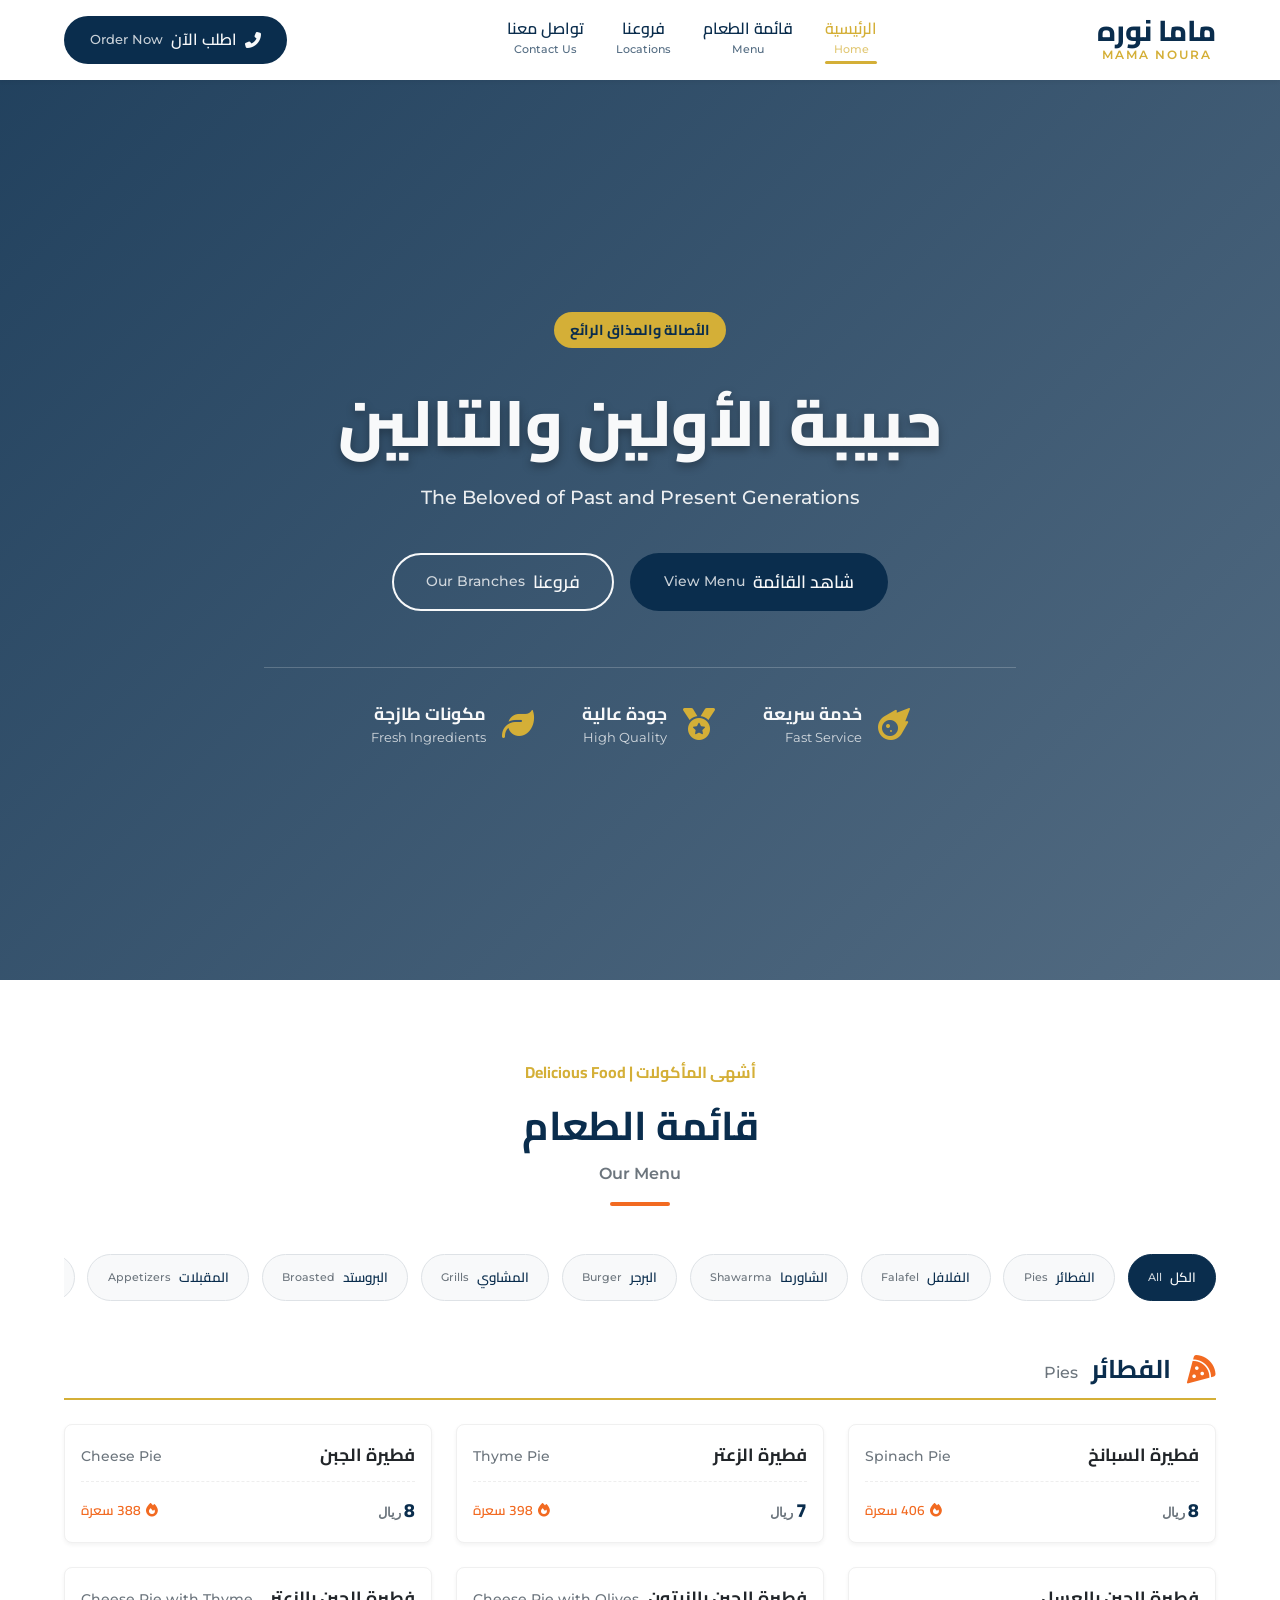
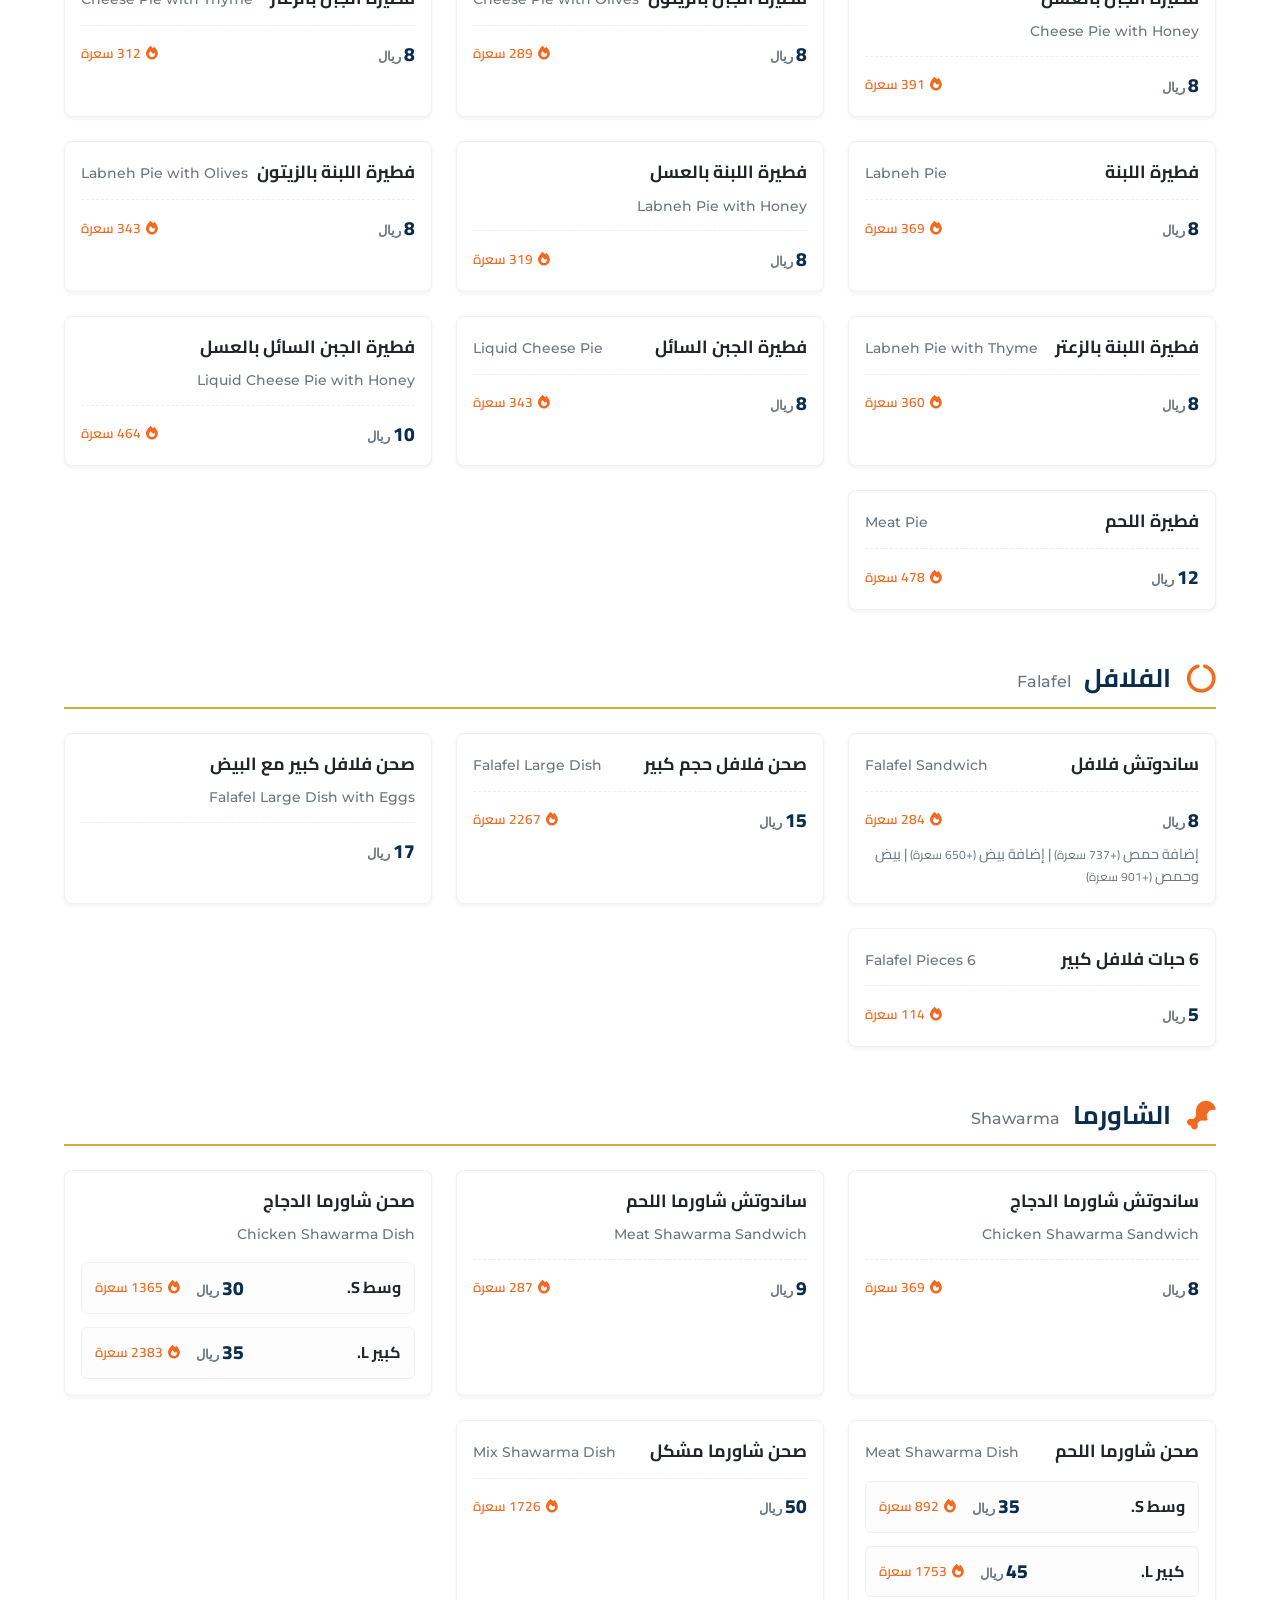
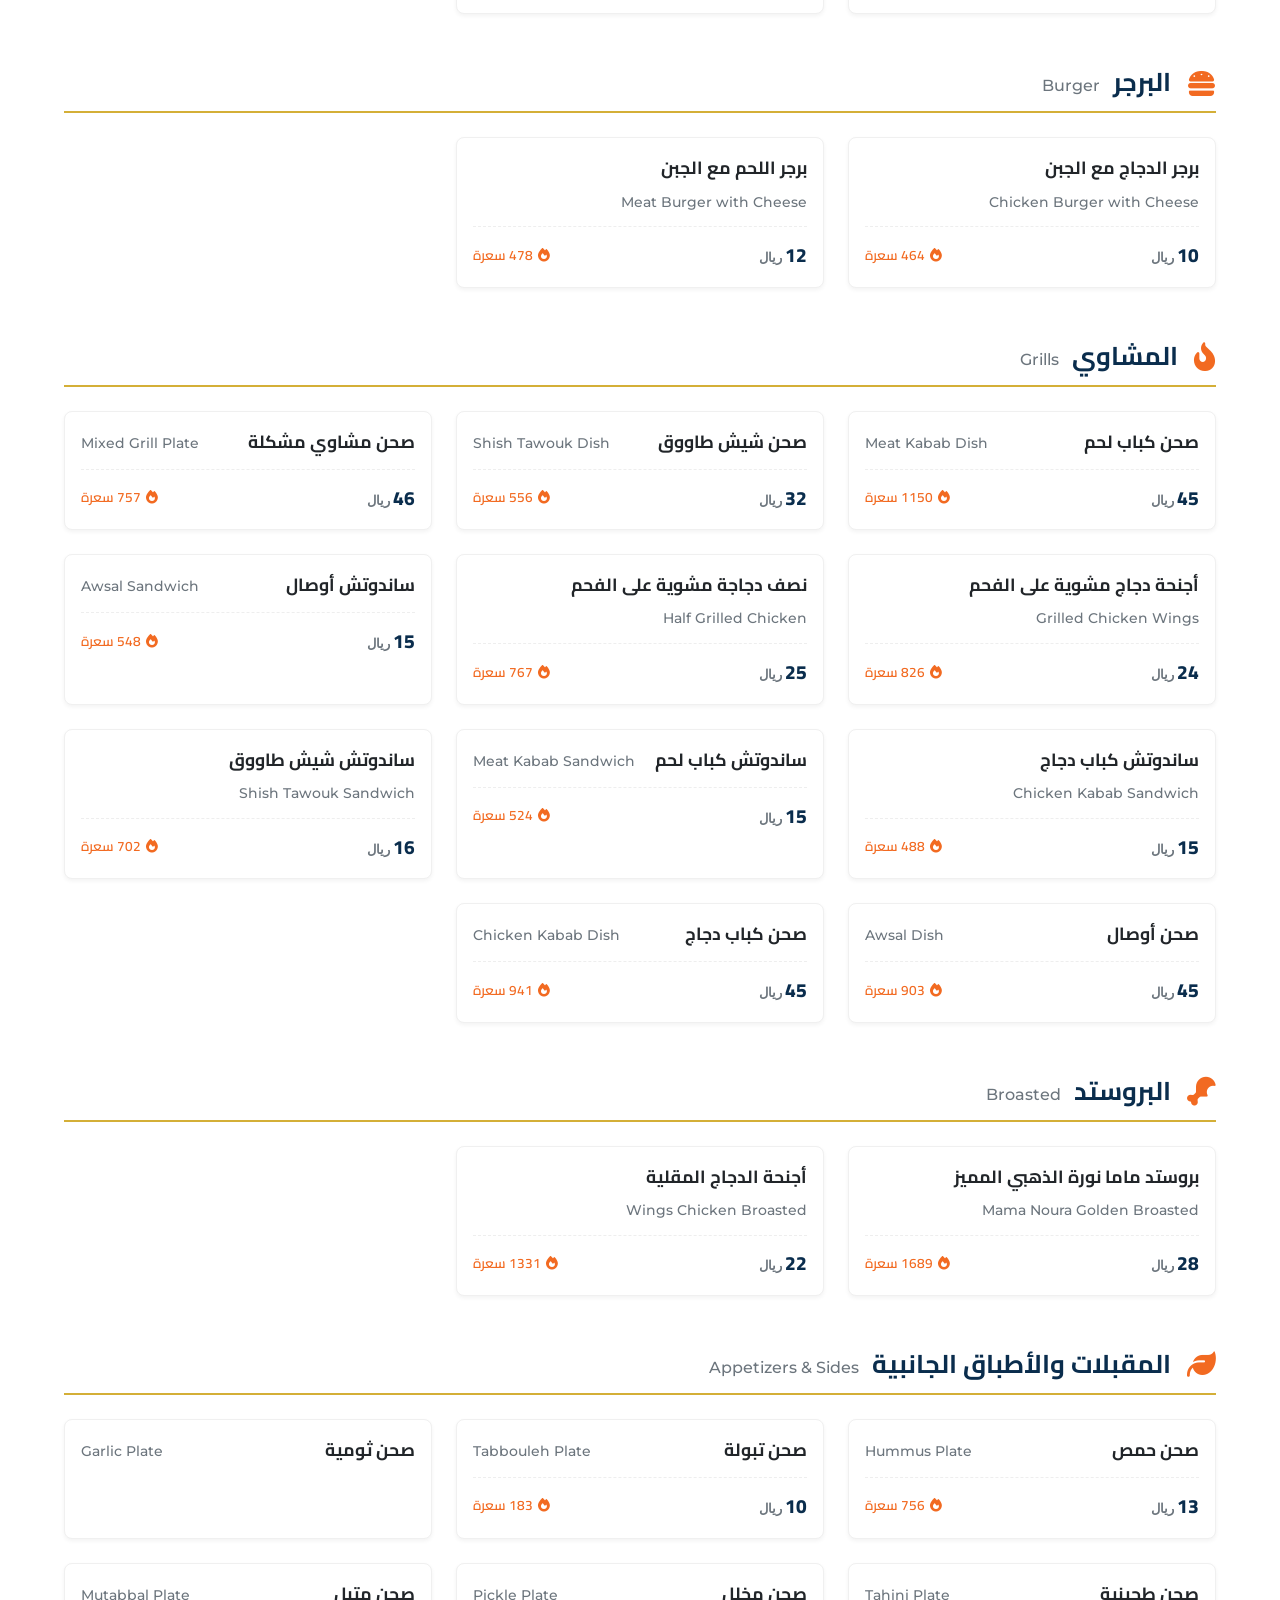
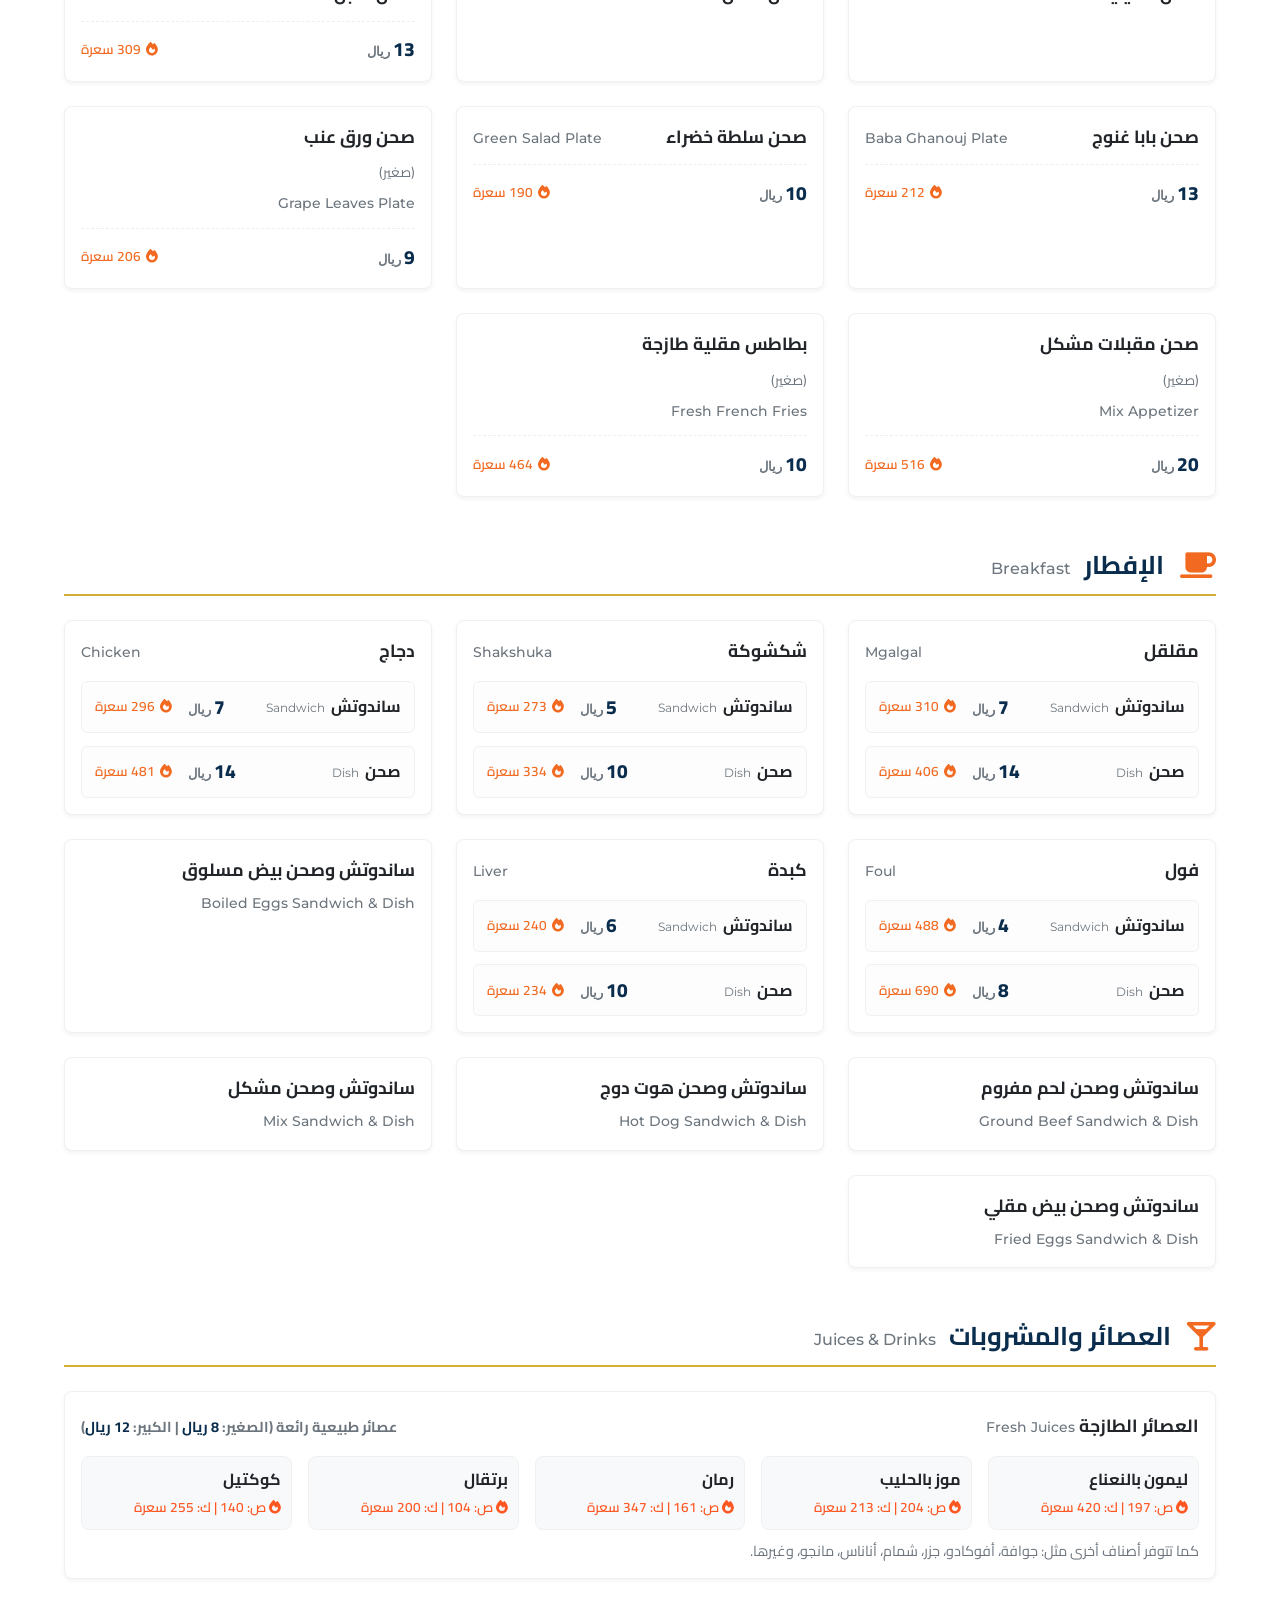
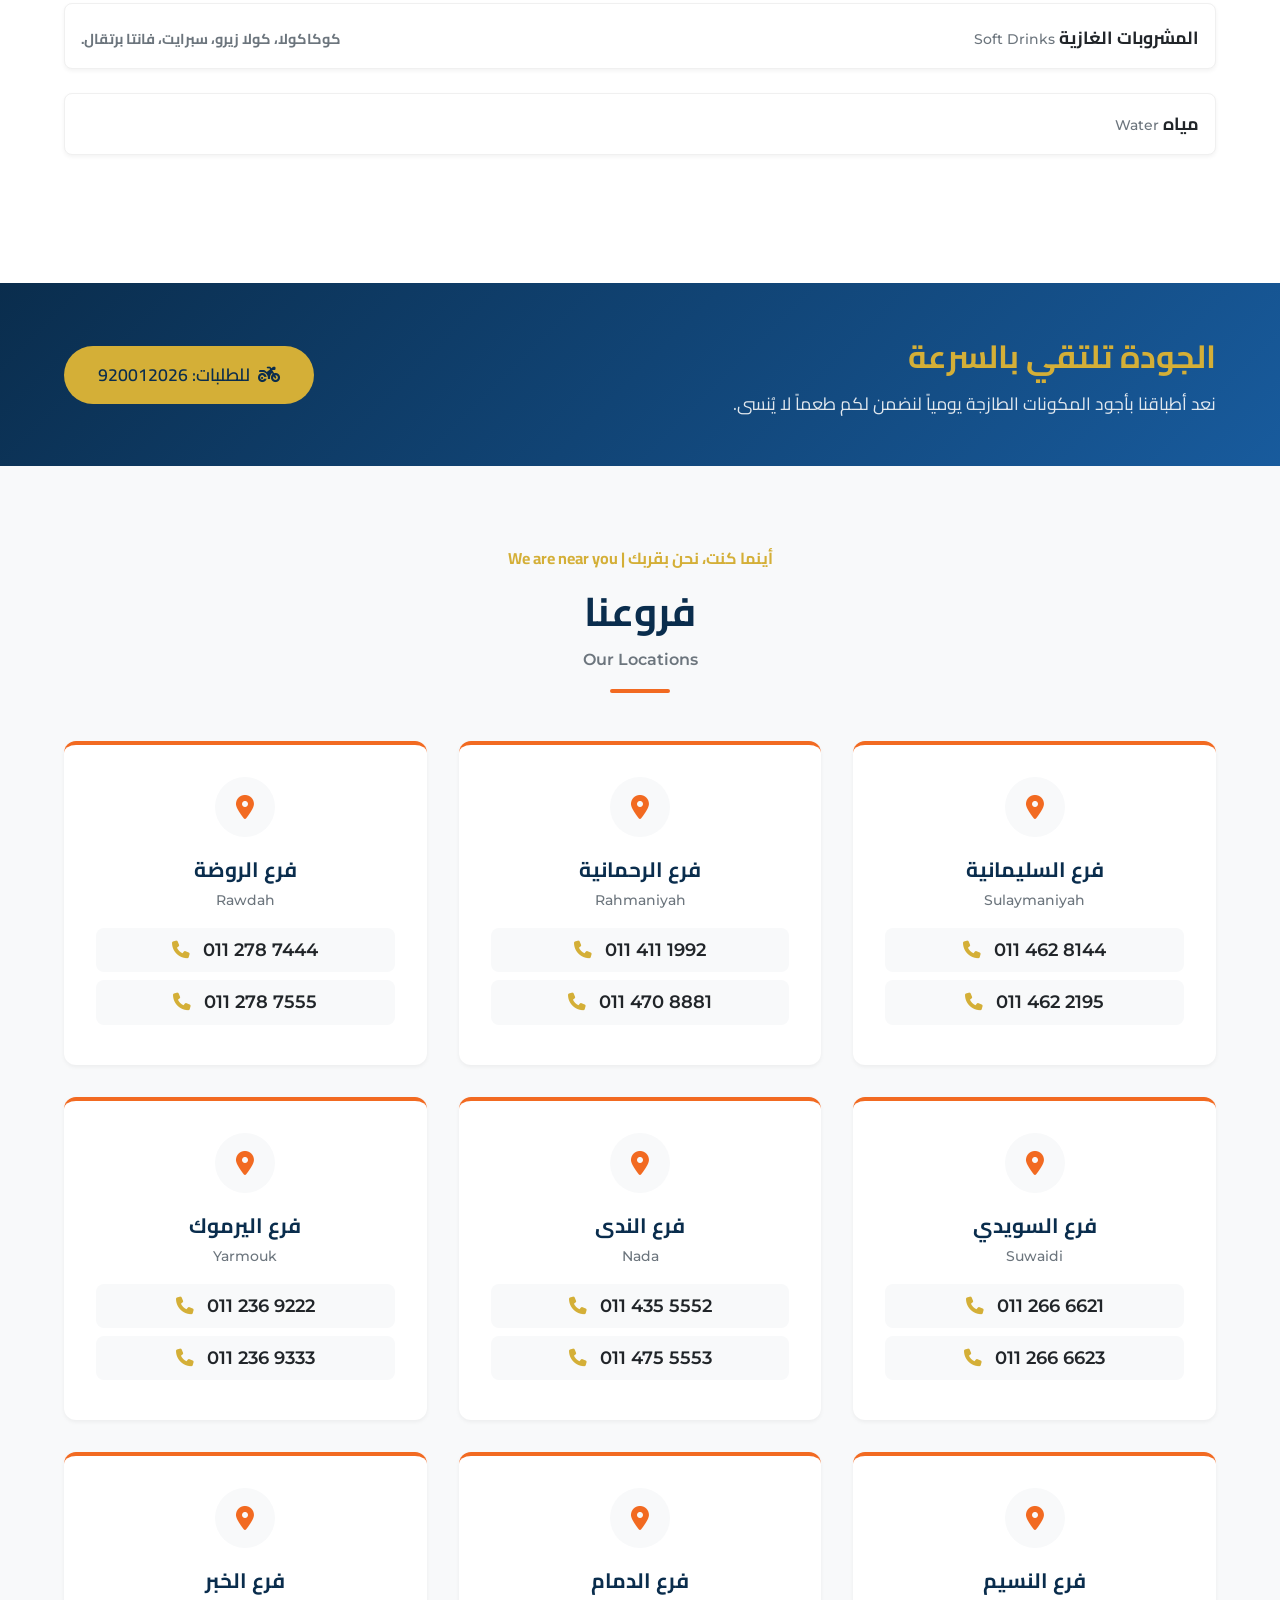
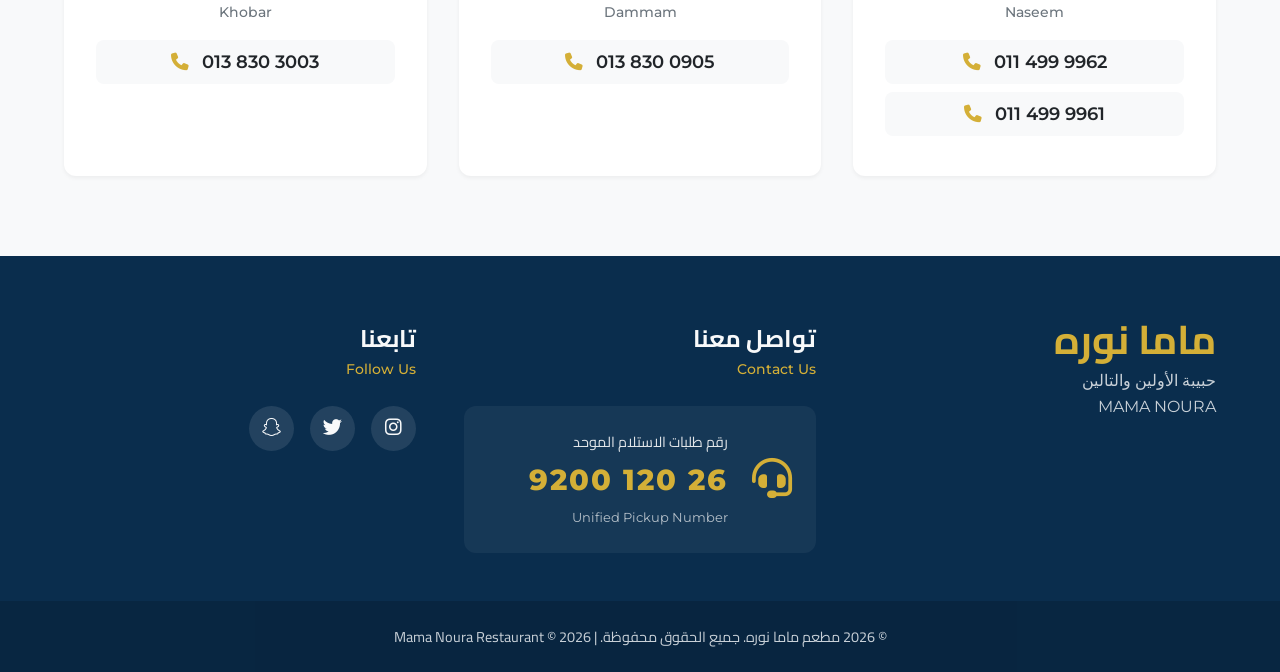
<file: MAMA NOURA/index.html>
<!DOCTYPE html>
<html lang="ar" dir="rtl">
<head>
    <meta charset="UTF-8">
    <meta name="viewport" content="width=device-width, initial-scale=1.0">
    <title>ماما نوره | Mama Noura - حبيبة الأولين والتالين</title>
    <meta name="description" content="مطعم ماما نوره - حبيبة الأولين والتالين. أشهى المأكولات من الفطائر، الشاورما، المشاوي، اللحوم الطازجة والعصائر.">
    
    <!-- Fonts -->
    <link rel="preconnect" href="https://fonts.googleapis.com">
    <link rel="preconnect" href="https://fonts.gstatic.com" crossorigin>
    <link href="https://fonts.googleapis.com/css2?family=Cairo:wght@400;600;700;800&family=Montserrat:wght@400;500;600;700&display=swap" rel="stylesheet">
    
    <!-- Icons -->
    <link rel="stylesheet" href="https://cdnjs.cloudflare.com/ajax/libs/font-awesome/6.4.0/css/all.min.css">
    
    <!-- Styles -->
    <link rel="stylesheet" href="style.css">
</head>
<body>

    <!-- Header & Navbar -->
    <header class="header">
        <div class="container navbar">
            <a href="#" class="logo">
                <h1>ماما نوره</h1>
                <span>MAMA NOURA</span>
            </a>
            
            <nav class="nav-links">
                <a href="#home" class="active">الرئيسية <span>Home</span></a>
                <a href="#menu">قائمة الطعام <span>Menu</span></a>
                <a href="#locations">فروعنا <span>Locations</span></a>
                <a href="#contact">تواصل معنا <span>Contact Us</span></a>
            </nav>

            <div class="nav-actions">
                <a href="tel:920012026" class="btn btn-primary">
                    <i class="fas fa-phone-alt"></i> اطلب الآن <span>Order Now</span>
                </a>
                <button class="mobile-menu-btn"><i class="fas fa-bars"></i></button>
            </div>
        </div>
    </header>

    <!-- Mobile Nav -->
    <div class="mobile-nav">
        <div class="mobile-nav-content">
            <button class="close-menu-btn"><i class="fas fa-times"></i></button>
            <nav class="mobile-links">
                <a href="#home">الرئيسية <span>Home</span></a>
                <a href="#menu">قائمة الطعام <span>Menu</span></a>
                <a href="#locations">فروعنا <span>Locations</span></a>
                <a href="#contact">تواصل معنا <span>Contact Us</span></a>
            </nav>
            <div class="mobile-nav-footer">
                <a href="tel:920012026" class="btn btn-primary btn-block">
                    <i class="fas fa-phone-alt"></i> اطلب الآن <span>920012026</span>
                </a>
            </div>
        </div>
    </div>

    <!-- Hero Section -->
    <section id="home" class="hero">
        <div class="hero-overlay"></div>
        <div class="container hero-content">
            <span class="badge">الأصالة والمذاق الرائع</span>
            <h2 class="hero-title">حبيبة الأولين والتالين</h2>
            <p class="hero-subtitle">The Beloved of Past and Present Generations</p>
            <div class="hero-buttons">
                <a href="#menu" class="btn btn-primary btn-lg">شاهد القائمة <span>View Menu</span></a>
                <a href="#locations" class="btn btn-outline btn-lg">فروعنا <span>Our Branches</span></a>
            </div>
            
            <!-- Quick Features -->
            <div class="features-row">
                <div class="feature">
                    <i class="fas fa-meteor"></i>
                    <div>
                        <strong>خدمة سريعة</strong>
                        <span>Fast Service</span>
                    </div>
                </div>
                <div class="feature">
                    <i class="fas fa-medal"></i>
                    <div>
                        <strong>جودة عالية</strong>
                        <span>High Quality</span>
                    </div>
                </div>
                <div class="feature">
                    <i class="fas fa-leaf"></i>
                    <div>
                        <strong>مكونات طازجة</strong>
                        <span>Fresh Ingredients</span>
                    </div>
                </div>
            </div>
        </div>
    </section>

    <!-- Menu Section -->
    <section id="menu" class="menu-section section-padding">
        <div class="container">
            <div class="section-header">
                <span class="section-subtitle">أشهى المأكولات | Delicious Food</span>
                <h2 class="section-title">قائمة الطعام <span>Our Menu</span></h2>
                <div class="title-separator"></div>
            </div>

            <div class="menu-filters-wrapper">
                <div class="menu-filters">
                    <button class="filter-btn active" data-filter="all">الكل <small>All</small></button>
                    <button class="filter-btn" data-filter="pies">الفطائر <small>Pies</small></button>
                    <button class="filter-btn" data-filter="falafel">الفلافل <small>Falafel</small></button>
                    <button class="filter-btn" data-filter="shawarma">الشاورما <small>Shawarma</small></button>
                    <button class="filter-btn" data-filter="burger">البرجر <small>Burger</small></button>
                    <button class="filter-btn" data-filter="grills">المشاوي <small>Grills</small></button>
                    <button class="filter-btn" data-filter="broasted">البروستد <small>Broasted</small></button>
                    <button class="filter-btn" data-filter="appetizers">المقبلات <small>Appetizers</small></button>
                    <button class="filter-btn" data-filter="breakfast">الإفطار <small>Breakfast</small></button>
                    <button class="filter-btn" data-filter="drinks">المشروبات <small>Drinks</small></button>
                </div>
            </div>

            <div class="menu-container">
                
                <!-- Category: Pies -->
                <div class="menu-category" data-category="pies">
                    <div class="category-header">
                        <i class="fas fa-pizza-slice"></i>
                        <h3>الفطائر <span>Pies</span></h3>
                    </div>
                    <div class="items-grid">
                        <div class="menu-item"><div class="item-name">فطيرة السبانخ <span>Spinach Pie</span></div><div class="item-details"><div class="item-price">8 <span>ريال</span></div><div class="item-calories"><i class="fas fa-fire"></i> 406 سعرة</div></div></div>
                        <div class="menu-item"><div class="item-name">فطيرة الزعتر <span>Thyme Pie</span></div><div class="item-details"><div class="item-price">7 <span>ريال</span></div><div class="item-calories"><i class="fas fa-fire"></i> 398 سعرة</div></div></div>
                        <div class="menu-item"><div class="item-name">فطيرة الجبن <span>Cheese Pie</span></div><div class="item-details"><div class="item-price">8 <span>ريال</span></div><div class="item-calories"><i class="fas fa-fire"></i> 388 سعرة</div></div></div>
                        <div class="menu-item"><div class="item-name">فطيرة الجبن بالعسل <span>Cheese Pie with Honey</span></div><div class="item-details"><div class="item-price">8 <span>ريال</span></div><div class="item-calories"><i class="fas fa-fire"></i> 391 سعرة</div></div></div>
                        <div class="menu-item"><div class="item-name">فطيرة الجبن بالزيتون <span>Cheese Pie with Olives</span></div><div class="item-details"><div class="item-price">8 <span>ريال</span></div><div class="item-calories"><i class="fas fa-fire"></i> 289 سعرة</div></div></div>
                        <div class="menu-item"><div class="item-name">فطيرة الجبن بالزعتر <span>Cheese Pie with Thyme</span></div><div class="item-details"><div class="item-price">8 <span>ريال</span></div><div class="item-calories"><i class="fas fa-fire"></i> 312 سعرة</div></div></div>
                        <div class="menu-item"><div class="item-name">فطيرة اللبنة <span>Labneh Pie</span></div><div class="item-details"><div class="item-price">8 <span>ريال</span></div><div class="item-calories"><i class="fas fa-fire"></i> 369 سعرة</div></div></div>
                        <div class="menu-item"><div class="item-name">فطيرة اللبنة بالعسل <span>Labneh Pie with Honey</span></div><div class="item-details"><div class="item-price">8 <span>ريال</span></div><div class="item-calories"><i class="fas fa-fire"></i> 319 سعرة</div></div></div>
                        <div class="menu-item"><div class="item-name">فطيرة اللبنة بالزيتون <span>Labneh Pie with Olives</span></div><div class="item-details"><div class="item-price">8 <span>ريال</span></div><div class="item-calories"><i class="fas fa-fire"></i> 343 سعرة</div></div></div>
                        <div class="menu-item"><div class="item-name">فطيرة اللبنة بالزعتر <span>Labneh Pie with Thyme</span></div><div class="item-details"><div class="item-price">8 <span>ريال</span></div><div class="item-calories"><i class="fas fa-fire"></i> 360 سعرة</div></div></div>
                        <div class="menu-item"><div class="item-name">فطيرة الجبن السائل <span>Liquid Cheese Pie</span></div><div class="item-details"><div class="item-price">8 <span>ريال</span></div><div class="item-calories"><i class="fas fa-fire"></i> 343 سعرة</div></div></div>
                        <div class="menu-item"><div class="item-name">فطيرة الجبن السائل بالعسل <span>Liquid Cheese Pie with Honey</span></div><div class="item-details"><div class="item-price">10 <span>ريال</span></div><div class="item-calories"><i class="fas fa-fire"></i> 464 سعرة</div></div></div>
                        <div class="menu-item"><div class="item-name">فطيرة اللحم <span>Meat Pie</span></div><div class="item-details"><div class="item-price">12 <span>ريال</span></div><div class="item-calories"><i class="fas fa-fire"></i> 478 سعرة</div></div></div>
                    </div>
                </div>

                <!-- Category: Falafel -->
                <div class="menu-category" data-category="falafel">
                    <div class="category-header">
                        <i class="fas fa-circle-notch"></i>
                        <h3>الفلافل <span>Falafel</span></h3>
                    </div>
                    <div class="items-grid">
                        <div class="menu-item">
                            <div class="item-name">ساندوتش فلافل <span>Falafel Sandwich</span></div>
                            <div class="item-details"><div class="item-price">8 <span>ريال</span></div><div class="item-calories"><i class="fas fa-fire"></i> 284 سعرة</div></div>
                            <div class="item-desc">إضافة حمص <small>(+737 سعرة)</small> | إضافة بيض <small>(+650 سعرة)</small> | بيض وحمص <small>(+901 سعرة)</small></div>
                        </div>
                        <div class="menu-item"><div class="item-name">صحن فلافل حجم كبير <span>Falafel Large Dish</span></div><div class="item-details"><div class="item-price">15 <span>ريال</span></div><div class="item-calories"><i class="fas fa-fire"></i> 2267 سعرة</div></div></div>
                        <div class="menu-item"><div class="item-name">صحن فلافل كبير مع البيض <span>Falafel Large Dish with Eggs</span></div><div class="item-details"><div class="item-price">17 <span>ريال</span></div></div></div>
                        <div class="menu-item"><div class="item-name">6 حبات فلافل كبير <span>6 Falafel Pieces</span></div><div class="item-details"><div class="item-price">5 <span>ريال</span></div><div class="item-calories"><i class="fas fa-fire"></i> 114 سعرة</div></div></div>
                    </div>
                </div>

                <!-- Category: Shawarma -->
                <div class="menu-category" data-category="shawarma">
                    <div class="category-header">
                        <i class="fas fa-drumstick-bite"></i>
                        <h3>الشاورما <span>Shawarma</span></h3>
                    </div>
                    <div class="items-grid">
                        <div class="menu-item"><div class="item-name">ساندوتش شاورما الدجاج <span>Chicken Shawarma Sandwich</span></div><div class="item-details"><div class="item-price">8 <span>ريال</span></div><div class="item-calories"><i class="fas fa-fire"></i> 369 سعرة</div></div></div>
                        <div class="menu-item"><div class="item-name">ساندوتش شاورما اللحم <span>Meat Shawarma Sandwich</span></div><div class="item-details"><div class="item-price">9 <span>ريال</span></div><div class="item-calories"><i class="fas fa-fire"></i> 287 سعرة</div></div></div>
                        <div class="menu-item">
                            <div class="item-name">صحن شاورما الدجاج <span>Chicken Shawarma Dish</span></div>
                            <div class="item-variants">
                                <div class="variant"><span class="v-name">وسط S.</span><div class="v-meta"><span class="item-price">30 <span>ريال</span></span><span class="item-calories"><i class="fas fa-fire"></i> 1365 سعرة</span></div></div>
                                <div class="variant"><span class="v-name">كبير L.</span><div class="v-meta"><span class="item-price">35 <span>ريال</span></span><span class="item-calories"><i class="fas fa-fire"></i> 2383 سعرة</span></div></div>
                            </div>
                        </div>
                        <div class="menu-item">
                            <div class="item-name">صحن شاورما اللحم <span>Meat Shawarma Dish</span></div>
                            <div class="item-variants">
                                <div class="variant"><span class="v-name">وسط S.</span><div class="v-meta"><span class="item-price">35 <span>ريال</span></span><span class="item-calories"><i class="fas fa-fire"></i> 892 سعرة</span></div></div>
                                <div class="variant"><span class="v-name">كبير L.</span><div class="v-meta"><span class="item-price">45 <span>ريال</span></span><span class="item-calories"><i class="fas fa-fire"></i> 1753 سعرة</span></div></div>
                            </div>
                        </div>
                        <div class="menu-item"><div class="item-name">صحن شاورما مشكل <span>Mix Shawarma Dish</span></div><div class="item-details"><div class="item-price">50 <span>ريال</span></div><div class="item-calories"><i class="fas fa-fire"></i> 1726 سعرة</div></div></div>
                    </div>
                </div>

                <!-- Category: Burger -->
                <div class="menu-category" data-category="burger">
                    <div class="category-header">
                        <i class="fas fa-hamburger"></i>
                        <h3>البرجر <span>Burger</span></h3>
                    </div>
                    <div class="items-grid">
                        <div class="menu-item"><div class="item-name">برجر الدجاج مع الجبن <span>Chicken Burger with Cheese</span></div><div class="item-details"><div class="item-price">10 <span>ريال</span></div><div class="item-calories"><i class="fas fa-fire"></i> 464 سعرة</div></div></div>
                        <div class="menu-item"><div class="item-name">برجر اللحم مع الجبن <span>Meat Burger with Cheese</span></div><div class="item-details"><div class="item-price">12 <span>ريال</span></div><div class="item-calories"><i class="fas fa-fire"></i> 478 سعرة</div></div></div>
                    </div>
                </div>

                <!-- Category: Grills -->
                <div class="menu-category" data-category="grills">
                    <div class="category-header">
                        <i class="fas fa-fire-alt"></i>
                        <h3>المشاوي <span>Grills</span></h3>
                    </div>
                    <div class="items-grid">
                        <div class="menu-item"><div class="item-name">صحن كباب لحم <span>Meat Kabab Dish</span></div><div class="item-details"><div class="item-price">45 <span>ريال</span></div><div class="item-calories"><i class="fas fa-fire"></i> 1150 سعرة</div></div></div>
                        <div class="menu-item"><div class="item-name">صحن شيش طاووق <span>Shish Tawouk Dish</span></div><div class="item-details"><div class="item-price">32 <span>ريال</span></div><div class="item-calories"><i class="fas fa-fire"></i> 556 سعرة</div></div></div>
                        <div class="menu-item"><div class="item-name">صحن مشاوي مشكلة <span>Mixed Grill Plate</span></div><div class="item-details"><div class="item-price">46 <span>ريال</span></div><div class="item-calories"><i class="fas fa-fire"></i> 757 سعرة</div></div></div>
                        <div class="menu-item"><div class="item-name">أجنحة دجاج مشوية على الفحم <span>Grilled Chicken Wings</span></div><div class="item-details"><div class="item-price">24 <span>ريال</span></div><div class="item-calories"><i class="fas fa-fire"></i> 826 سعرة</div></div></div>
                        <div class="menu-item"><div class="item-name">نصف دجاجة مشوية على الفحم <span>Half Grilled Chicken</span></div><div class="item-details"><div class="item-price">25 <span>ريال</span></div><div class="item-calories"><i class="fas fa-fire"></i> 767 سعرة</div></div></div>
                        <div class="menu-item"><div class="item-name">ساندوتش أوصال <span>Awsal Sandwich</span></div><div class="item-details"><div class="item-price">15 <span>ريال</span></div><div class="item-calories"><i class="fas fa-fire"></i> 548 سعرة</div></div></div>
                        <div class="menu-item"><div class="item-name">ساندوتش كباب دجاج <span>Chicken Kabab Sandwich</span></div><div class="item-details"><div class="item-price">15 <span>ريال</span></div><div class="item-calories"><i class="fas fa-fire"></i> 488 سعرة</div></div></div>
                        <div class="menu-item"><div class="item-name">ساندوتش كباب لحم <span>Meat Kabab Sandwich</span></div><div class="item-details"><div class="item-price">15 <span>ريال</span></div><div class="item-calories"><i class="fas fa-fire"></i> 524 سعرة</div></div></div>
                        <div class="menu-item"><div class="item-name">ساندوتش شيش طاووق <span>Shish Tawouk Sandwich</span></div><div class="item-details"><div class="item-price">16 <span>ريال</span></div><div class="item-calories"><i class="fas fa-fire"></i> 702 سعرة</div></div></div>
                        <div class="menu-item"><div class="item-name">صحن أوصال <span>Awsal Dish</span></div><div class="item-details"><div class="item-price">45 <span>ريال</span></div><div class="item-calories"><i class="fas fa-fire"></i> 903 سعرة</div></div></div>
                        <div class="menu-item"><div class="item-name">صحن كباب دجاج <span>Chicken Kabab Dish</span></div><div class="item-details"><div class="item-price">45 <span>ريال</span></div><div class="item-calories"><i class="fas fa-fire"></i> 941 سعرة</div></div></div>
                    </div>
                </div>

                <!-- Category: Broasted -->
                <div class="menu-category" data-category="broasted">
                    <div class="category-header">
                        <i class="fas fa-drumstick-bite"></i>
                        <h3>البروستد <span>Broasted</span></h3>
                    </div>
                    <div class="items-grid">
                        <div class="menu-item"><div class="item-name">بروستد ماما نورة الذهبي المميز <span>Mama Noura Golden Broasted</span></div><div class="item-details"><div class="item-price">28 <span>ريال</span></div><div class="item-calories"><i class="fas fa-fire"></i> 1689 سعرة</div></div></div>
                        <div class="menu-item"><div class="item-name">أجنحة الدجاج المقلية <span>Wings Chicken Broasted</span></div><div class="item-details"><div class="item-price">22 <span>ريال</span></div><div class="item-calories"><i class="fas fa-fire"></i> 1331 سعرة</div></div></div>
                    </div>
                </div>

                <!-- Category: Appetizers -->
                <div class="menu-category" data-category="appetizers">
                    <div class="category-header">
                        <i class="fas fa-leaf"></i>
                        <h3>المقبلات والأطباق الجانبية <span>Appetizers & Sides</span></h3>
                    </div>
                    <div class="items-grid">
                        <div class="menu-item"><div class="item-name">صحن حمص <span>Hummus Plate</span></div><div class="item-details"><div class="item-price">13 <span>ريال</span></div><div class="item-calories"><i class="fas fa-fire"></i> 756 سعرة</div></div></div>
                        <div class="menu-item"><div class="item-name">صحن تبولة <span>Tabbouleh Plate</span></div><div class="item-details"><div class="item-price">10 <span>ريال</span></div><div class="item-calories"><i class="fas fa-fire"></i> 183 سعرة</div></div></div>
                        <div class="menu-item"><div class="item-name">صحن ثومية <span>Garlic Plate</span></div></div>
                        <div class="menu-item"><div class="item-name">صحن طحينية <span>Tahini Plate</span></div></div>
                        <div class="menu-item"><div class="item-name">صحن مخلل <span>Pickle Plate</span></div></div>
                        <div class="menu-item"><div class="item-name">صحن متبل <span>Mutabbal Plate</span></div><div class="item-details"><div class="item-price">13 <span>ريال</span></div><div class="item-calories"><i class="fas fa-fire"></i> 309 سعرة</div></div></div>
                        <div class="menu-item"><div class="item-name">صحن بابا غنوج <span>Baba Ghanouj Plate</span></div><div class="item-details"><div class="item-price">13 <span>ريال</span></div><div class="item-calories"><i class="fas fa-fire"></i> 212 سعرة</div></div></div>
                        <div class="menu-item"><div class="item-name">صحن سلطة خضراء <span>Green Salad Plate</span></div><div class="item-details"><div class="item-price">10 <span>ريال</span></div><div class="item-calories"><i class="fas fa-fire"></i> 190 سعرة</div></div></div>
                        <div class="menu-item"><div class="item-name">صحن ورق عنب <small>(صغير)</small> <span>Grape Leaves Plate</span></div><div class="item-details"><div class="item-price">9 <span>ريال</span></div><div class="item-calories"><i class="fas fa-fire"></i> 206 سعرة</div></div></div>
                        <div class="menu-item"><div class="item-name">صحن مقبلات مشكل <small>(صغير)</small> <span>Mix Appetizer</span></div><div class="item-details"><div class="item-price">20 <span>ريال</span></div><div class="item-calories"><i class="fas fa-fire"></i> 516 سعرة</div></div></div>
                        <div class="menu-item"><div class="item-name">بطاطس مقلية طازجة <small>(صغير)</small> <span>Fresh French Fries</span></div><div class="item-details"><div class="item-price">10 <span>ريال</span></div><div class="item-calories"><i class="fas fa-fire"></i> 464 سعرة</div></div></div>
                    </div>
                </div>

                <!-- Category: Breakfast -->
                <div class="menu-category" data-category="breakfast">
                    <div class="category-header">
                        <i class="fas fa-coffee"></i>
                        <h3>الإفطار <span>Breakfast</span></h3>
                    </div>
                    <div class="items-grid">
                        <div class="menu-item">
                            <div class="item-name">مقلقل <span>Mgalgal</span></div>
                            <div class="item-variants">
                                <div class="variant"><span class="v-name">ساندوتش <span>Sandwich</span></span><div class="v-meta"><span class="item-price">7 <span>ريال</span></span><span class="item-calories"><i class="fas fa-fire"></i> 310 سعرة</span></div></div>
                                <div class="variant"><span class="v-name">صحن <span>Dish</span></span><div class="v-meta"><span class="item-price">14 <span>ريال</span></span><span class="item-calories"><i class="fas fa-fire"></i> 406 سعرة</span></div></div>
                            </div>
                        </div>
                        <div class="menu-item">
                            <div class="item-name">شكشوكة <span>Shakshuka</span></div>
                            <div class="item-variants">
                                <div class="variant"><span class="v-name">ساندوتش <span>Sandwich</span></span><div class="v-meta"><span class="item-price">5 <span>ريال</span></span><span class="item-calories"><i class="fas fa-fire"></i> 273 سعرة</span></div></div>
                                <div class="variant"><span class="v-name">صحن <span>Dish</span></span><div class="v-meta"><span class="item-price">10 <span>ريال</span></span><span class="item-calories"><i class="fas fa-fire"></i> 334 سعرة</span></div></div>
                            </div>
                        </div>
                        <div class="menu-item">
                            <div class="item-name">دجاج <span>Chicken</span></div>
                            <div class="item-variants">
                                <div class="variant"><span class="v-name">ساندوتش <span>Sandwich</span></span><div class="v-meta"><span class="item-price">7 <span>ريال</span></span><span class="item-calories"><i class="fas fa-fire"></i> 296 سعرة</span></div></div>
                                <div class="variant"><span class="v-name">صحن <span>Dish</span></span><div class="v-meta"><span class="item-price">14 <span>ريال</span></span><span class="item-calories"><i class="fas fa-fire"></i> 481 سعرة</span></div></div>
                            </div>
                        </div>
                        <div class="menu-item">
                            <div class="item-name">فول <span>Foul</span></div>
                            <div class="item-variants">
                                <div class="variant"><span class="v-name">ساندوتش <span>Sandwich</span></span><div class="v-meta"><span class="item-price">4 <span>ريال</span></span><span class="item-calories"><i class="fas fa-fire"></i> 488 سعرة</span></div></div>
                                <div class="variant"><span class="v-name">صحن <span>Dish</span></span><div class="v-meta"><span class="item-price">8 <span>ريال</span></span><span class="item-calories"><i class="fas fa-fire"></i> 690 سعرة</span></div></div>
                            </div>
                        </div>
                        <div class="menu-item">
                            <div class="item-name">كبدة <span>Liver</span></div>
                            <div class="item-variants">
                                <div class="variant"><span class="v-name">ساندوتش <span>Sandwich</span></span><div class="v-meta"><span class="item-price">6 <span>ريال</span></span><span class="item-calories"><i class="fas fa-fire"></i> 240 سعرة</span></div></div>
                                <div class="variant"><span class="v-name">صحن <span>Dish</span></span><div class="v-meta"><span class="item-price">10 <span>ريال</span></span><span class="item-calories"><i class="fas fa-fire"></i> 234 سعرة</span></div></div>
                            </div>
                        </div>
                        <div class="menu-item"><div class="item-name">ساندوتش وصحن بيض مسلوق <span>Boiled Eggs Sandwich & Dish</span></div></div>
                        <div class="menu-item"><div class="item-name">ساندوتش وصحن لحم مفروم <span>Ground Beef Sandwich & Dish</span></div></div>
                        <div class="menu-item"><div class="item-name">ساندوتش وصحن هوت دوج <span>Hot Dog Sandwich & Dish</span></div></div>
                        <div class="menu-item"><div class="item-name">ساندوتش وصحن مشكل <span>Mix Sandwich & Dish</span></div></div>
                        <div class="menu-item"><div class="item-name">ساندوتش وصحن بيض مقلي <span>Fried Eggs Sandwich & Dish</span></div></div>
                    </div>
                </div>

                <!-- Category: Drinks -->
                <div class="menu-category" data-category="drinks">
                    <div class="category-header">
                        <i class="fas fa-glass-martini-alt"></i>
                        <h3>العصائر والمشروبات <span>Juices & Drinks</span></h3>
                    </div>
                    <div class="items-grid" style="grid-template-columns: 1fr;">
                        <div class="menu-item full-width">
                            <div class="item-name"><strong>العصائر الطازجة <span>Fresh Juices</span></strong>
                                <p class="item-desc">عصائر طبيعية رائعة (الصغير: <strong style="color:var(--primary-blue)">8 ريال</strong> | الكبير: <strong style="color:var(--primary-blue)">12 ريال</strong>)</p>
                            </div>
                            
                            <div class="juice-grid" style="display:grid; grid-template-columns:repeat(auto-fill, minmax(200px, 1fr)); gap: 1rem; margin-top: 1rem;">
                                <div class="juice-card" style="background:#f8f9fa; border:1px solid #f0f0f0; padding:10px; border-radius:8px;">
                                    <div style="font-weight:700;">ليمون بالنعناع</div>
                                    <div style="font-size:0.85rem; color:#FF5722; margin-top:5px; font-weight:600;"><i class="fas fa-fire"></i> ص: 197 | ك: 420 سعرة</div>
                                </div>
                                <div class="juice-card" style="background:#f8f9fa; border:1px solid #f0f0f0; padding:10px; border-radius:8px;">
                                    <div style="font-weight:700;">موز بالحليب</div>
                                    <div style="font-size:0.85rem; color:#FF5722; margin-top:5px; font-weight:600;"><i class="fas fa-fire"></i> ص: 204 | ك: 213 سعرة</div>
                                </div>
                                <div class="juice-card" style="background:#f8f9fa; border:1px solid #f0f0f0; padding:10px; border-radius:8px;">
                                    <div style="font-weight:700;">رمان</div>
                                    <div style="font-size:0.85rem; color:#FF5722; margin-top:5px; font-weight:600;"><i class="fas fa-fire"></i> ص: 161 | ك: 347 سعرة</div>
                                </div>
                                <div class="juice-card" style="background:#f8f9fa; border:1px solid #f0f0f0; padding:10px; border-radius:8px;">
                                    <div style="font-weight:700;">برتقال</div>
                                    <div style="font-size:0.85rem; color:#FF5722; margin-top:5px; font-weight:600;"><i class="fas fa-fire"></i> ص: 104 | ك: 200 سعرة</div>
                                </div>
                                <div class="juice-card" style="background:#f8f9fa; border:1px solid #f0f0f0; padding:10px; border-radius:8px;">
                                    <div style="font-weight:700;">كوكتيل</div>
                                    <div style="font-size:0.85rem; color:#FF5722; margin-top:5px; font-weight:600;"><i class="fas fa-fire"></i> ص: 140 | ك: 255 سعرة</div>
                                </div>
                            </div>
                            
                            <p class="item-desc mt-3" style="margin-top:10px;">كما تتوفر أصناف أخرى مثل: جوافة، أفوكادو، جزر، شمام، أناناس، مانجو، وغيرها.</p>
                        </div>
                        
                        <div class="menu-item full-width">
                            <div class="item-name"><strong>المشروبات الغازية <span>Soft Drinks</span></strong>
                                <p class="item-desc">كوكاكولا، كولا زيرو، سبرايت، فانتا برتقال.</p>
                            </div>
                        </div>
                        <div class="menu-item full-width">
                            <div class="item-name"><strong>مياه <span>Water</span></strong></div>
                        </div>
                    </div>
                </div>

            </div>
        </div>
    </section>

    <!-- Fast banner -->
    <section class="banner-highlight">
        <div class="container banner-flex">
            <div class="banner-text">
                <h2>الجودة تلتقي بالسرعة</h2>
                <p>نعد أطباقنا بأجود المكونات الطازجة يومياً لنضمن لكم طعماً لا يُنسى.</p>
            </div>
            <div class="banner-action">
                <a href="tel:920012026" class="btn btn-golden btn-lg"><i class="fas fa-motorcycle"></i> للطلبات: 920012026</a>
            </div>
        </div>
    </section>

    <!-- Locations Section -->
    <section id="locations" class="locations-section section-padding bg-light">
        <div class="container">
            <div class="section-header">
                <span class="section-subtitle">أينما كنت، نحن بقربك | We are near you</span>
                <h2 class="section-title">فروعنا <span>Our Locations</span></h2>
                <div class="title-separator"></div>
            </div>

            <div class="locations-grid">
                <!-- Branch -->
                <div class="branch-card">
                    <div class="branch-icon"><i class="fas fa-map-marker-alt"></i></div>
                    <div class="branch-info">
                        <h3>فرع السليمانية <span>Sulaymaniyah</span></h3>
                        <a href="tel:0114628144" class="phone-link" dir="ltr"><i class="fas fa-phone"></i> 011 462 8144</a>
                        <a href="tel:0114622195" class="phone-link" dir="ltr"><i class="fas fa-phone"></i> 011 462 2195</a>
                    </div>
                </div>
                <!-- Branch -->
                <div class="branch-card">
                    <div class="branch-icon"><i class="fas fa-map-marker-alt"></i></div>
                    <div class="branch-info">
                        <h3>فرع الرحمانية <span>Rahmaniyah</span></h3>
                        <a href="tel:0114111992" class="phone-link" dir="ltr"><i class="fas fa-phone"></i> 011 411 1992</a>
                        <a href="tel:0114708881" class="phone-link" dir="ltr"><i class="fas fa-phone"></i> 011 470 8881</a>
                    </div>
                </div>
                <!-- Branch -->
                <div class="branch-card">
                    <div class="branch-icon"><i class="fas fa-map-marker-alt"></i></div>
                    <div class="branch-info">
                        <h3>فرع الروضة <span>Rawdah</span></h3>
                        <a href="tel:0112787444" class="phone-link" dir="ltr"><i class="fas fa-phone"></i> 011 278 7444</a>
                        <a href="tel:0112787555" class="phone-link" dir="ltr"><i class="fas fa-phone"></i> 011 278 7555</a>
                    </div>
                </div>
                <!-- Branch -->
                <div class="branch-card">
                    <div class="branch-icon"><i class="fas fa-map-marker-alt"></i></div>
                    <div class="branch-info">
                        <h3>فرع السويدي <span>Suwaidi</span></h3>
                        <a href="tel:0112666621" class="phone-link" dir="ltr"><i class="fas fa-phone"></i> 011 266 6621</a>
                        <a href="tel:0112666623" class="phone-link" dir="ltr"><i class="fas fa-phone"></i> 011 266 6623</a>
                    </div>
                </div>
                <!-- Branch -->
                <div class="branch-card">
                    <div class="branch-icon"><i class="fas fa-map-marker-alt"></i></div>
                    <div class="branch-info">
                        <h3>فرع الندى <span>Nada</span></h3>
                        <a href="tel:0114355552" class="phone-link" dir="ltr"><i class="fas fa-phone"></i> 011 435 5552</a>
                        <a href="tel:0114755553" class="phone-link" dir="ltr"><i class="fas fa-phone"></i> 011 475 5553</a>
                    </div>
                </div>
                <!-- Branch -->
                <div class="branch-card">
                    <div class="branch-icon"><i class="fas fa-map-marker-alt"></i></div>
                    <div class="branch-info">
                        <h3>فرع اليرموك <span>Yarmouk</span></h3>
                        <a href="tel:0112369222" class="phone-link" dir="ltr"><i class="fas fa-phone"></i> 011 236 9222</a>
                        <a href="tel:0112369333" class="phone-link" dir="ltr"><i class="fas fa-phone"></i> 011 236 9333</a>
                    </div>
                </div>
                <!-- Branch -->
                <div class="branch-card">
                    <div class="branch-icon"><i class="fas fa-map-marker-alt"></i></div>
                    <div class="branch-info">
                        <h3>فرع النسيم <span>Naseem</span></h3>
                        <a href="tel:0114999962" class="phone-link" dir="ltr"><i class="fas fa-phone"></i> 011 499 9962</a>
                        <a href="tel:0114999961" class="phone-link" dir="ltr"><i class="fas fa-phone"></i> 011 499 9961</a>
                    </div>
                </div>
                <!-- Branch -->
                <div class="branch-card">
                    <div class="branch-icon"><i class="fas fa-map-marker-alt"></i></div>
                    <div class="branch-info">
                        <h3>فرع الدمام <span>Dammam</span></h3>
                        <a href="tel:0138300905" class="phone-link" dir="ltr"><i class="fas fa-phone"></i> 013 830 0905</a>
                    </div>
                </div>
                <!-- Branch -->
                <div class="branch-card">
                    <div class="branch-icon"><i class="fas fa-map-marker-alt"></i></div>
                    <div class="branch-info">
                        <h3>فرع الخبر <span>Khobar</span></h3>
                        <a href="tel:0138303003" class="phone-link" dir="ltr"><i class="fas fa-phone"></i> 013 830 3003</a>
                    </div>
                </div>
            </div>
        </div>
    </section>

    <!-- Footer / Contact -->
    <footer id="contact" class="footer">
        <div class="container footer-content">
            <div class="footer-brand">
                <h2>ماما نوره</h2>
                <p>حبيبة الأولين والتالين</p>
                <p>MAMA NOURA</p>
            </div>
            
            <div class="footer-contact">
                <h3>تواصل معنا <span>Contact Us</span></h3>
                <div class="contact-card">
                    <div class="contact-icon"><i class="fas fa-headset"></i></div>
                    <div class="contact-text">
                        <span class="label">رقم طلبات الاستلام الموحد</span>
                        <a href="tel:920012026" class="unified-number" dir="ltr">9200 120 26</a>
                        <span class="label-en">Unified Pickup Number</span>
                    </div>
                </div>
            </div>

            <div class="footer-social">
                <h3>تابعنا <span>Follow Us</span></h3>
                <div class="social-icons">
                    <a href="#"><i class="fab fa-instagram"></i></a>
                    <a href="#"><i class="fab fa-twitter"></i></a>
                    <a href="#"><i class="fab fa-snapchat-ghost"></i></a>
                </div>
            </div>
        </div>
        <div class="footer-bottom">
            <div class="container">
                <p>&copy; 2026 مطعم ماما نوره. جميع الحقوق محفوظة. | Mama Noura Restaurant &copy; 2026</p>
            </div>
        </div>
    </footer>

    <!-- Button back to top -->
    <button id="backToTop" class="back-to-top"><i class="fas fa-chevron-up"></i></button>

    <!-- Scripts -->
    <script src="script.js"></script>
</body>
</html>
</file>
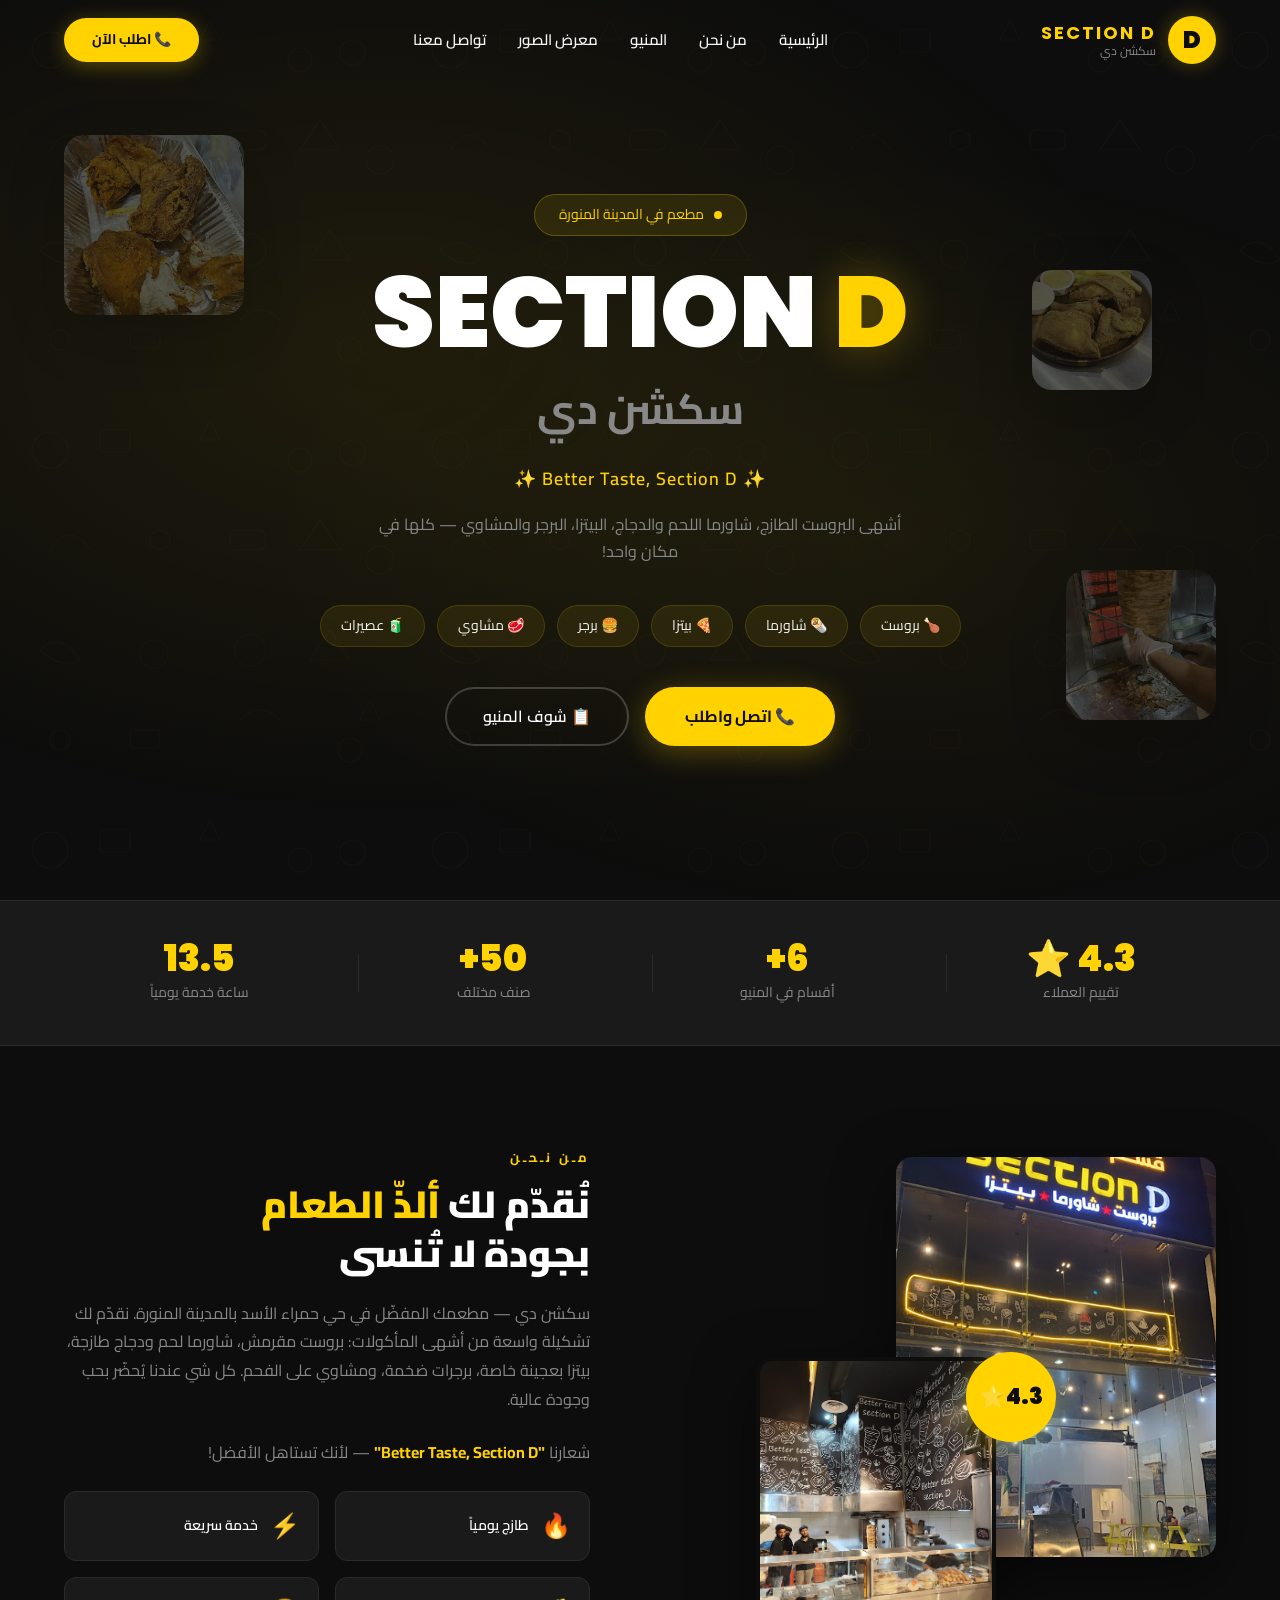
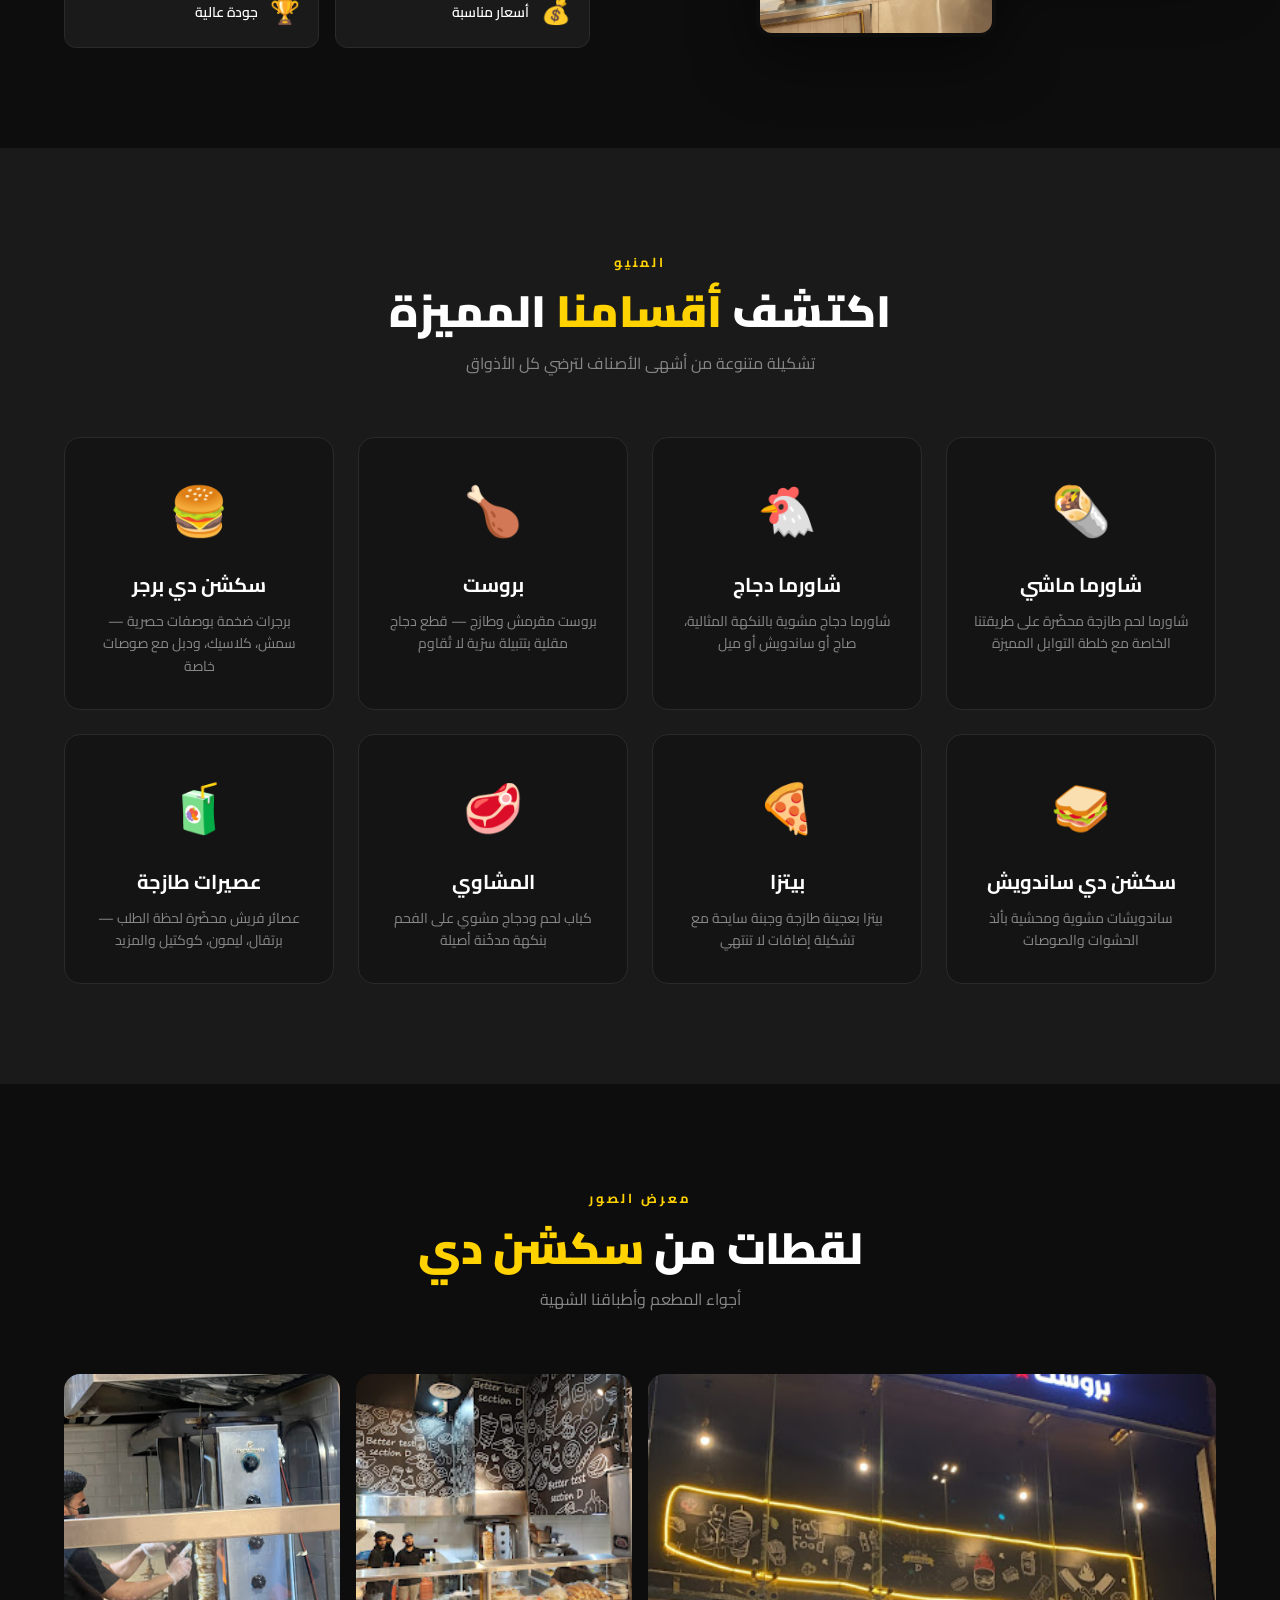
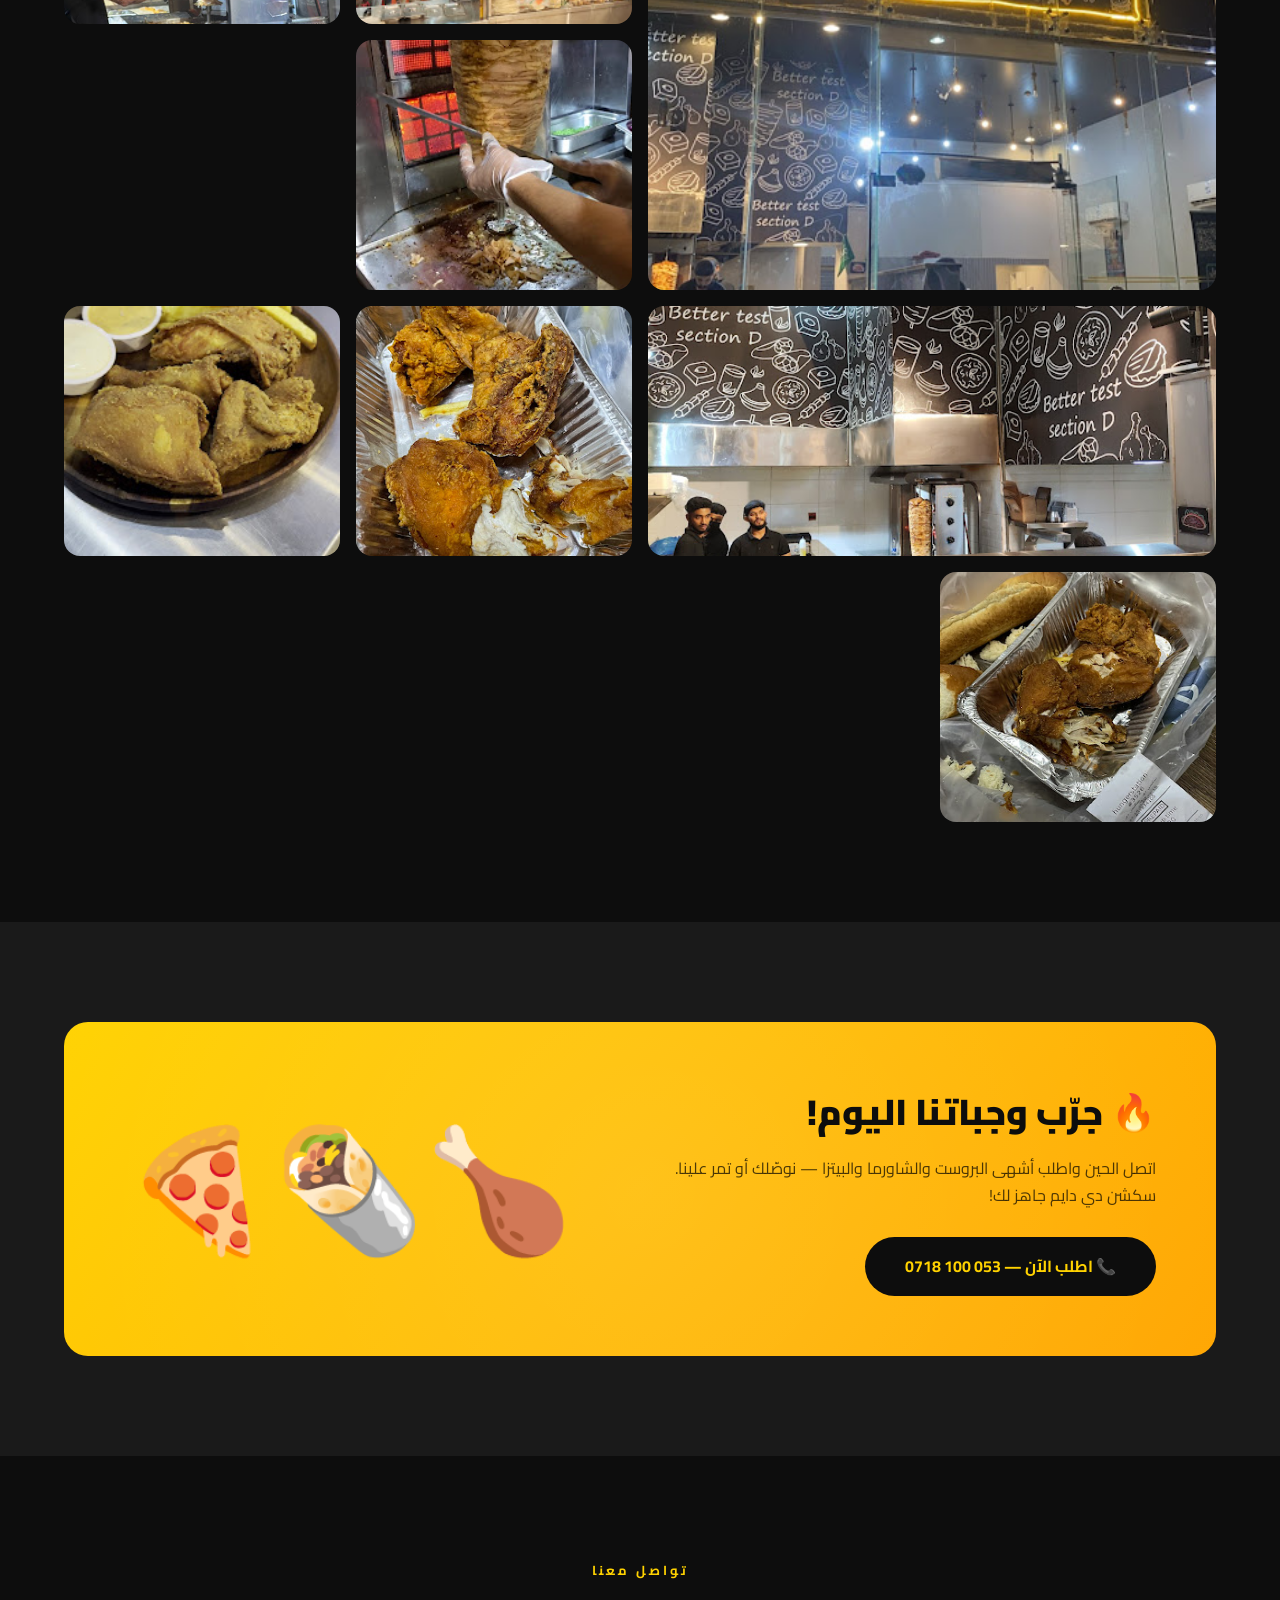
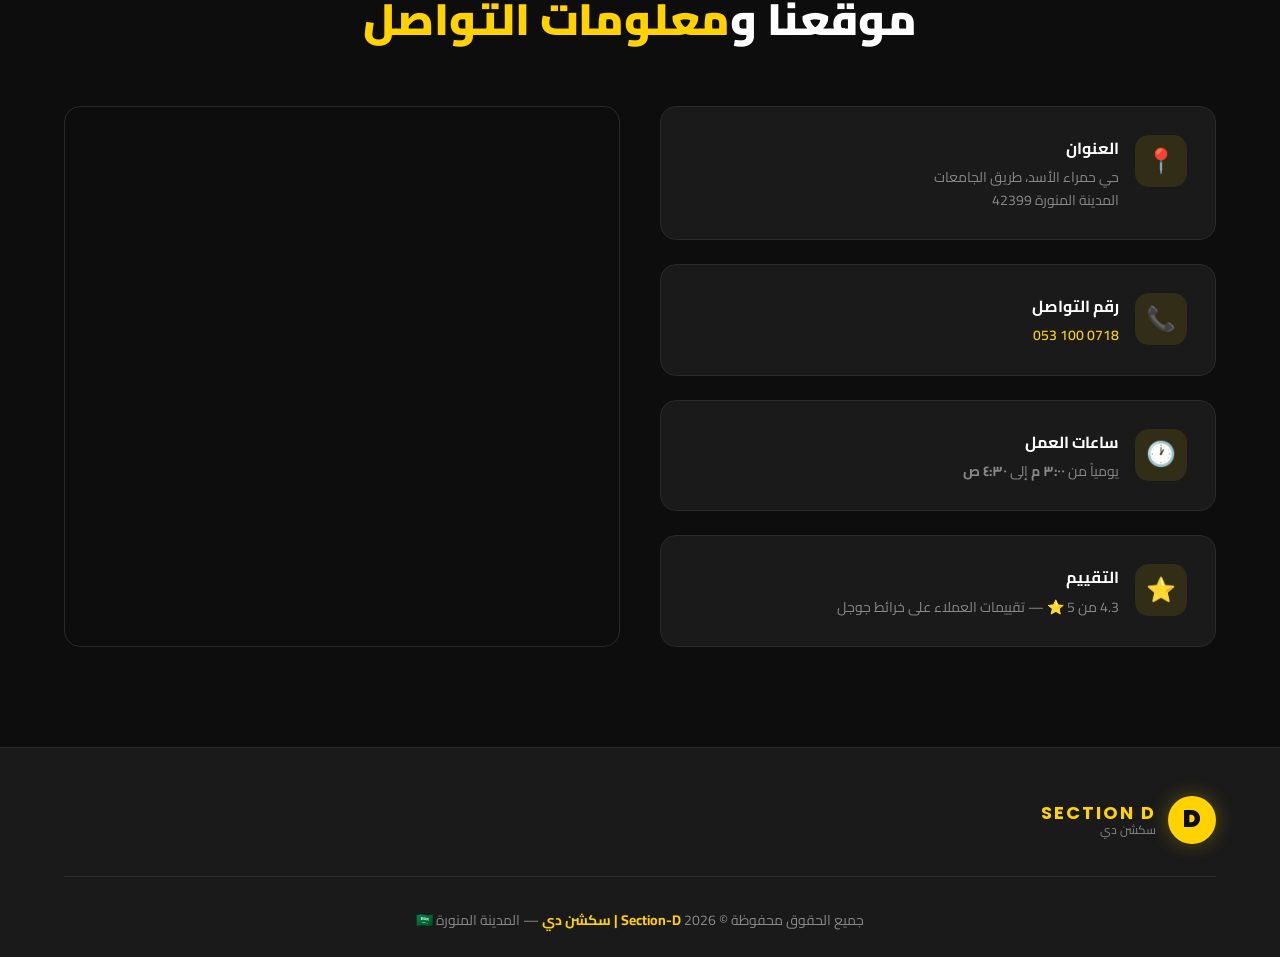
<file: website/Section-D/index.html>
<!DOCTYPE html>
<html lang="ar" dir="rtl">

<head>
    <meta charset="UTF-8">
    <meta name="viewport" content="width=device-width, initial-scale=1.0">
    <title>Section-D | سكشن دي - بروست • شاورما • بيتزا</title>
    <meta name="description"
        content="سكشن دي - أشهى البروست والشاورما والبيتزا في المدينة المنورة. Better Taste Section D!">
    <link rel="preconnect" href="https://fonts.googleapis.com">
    <link rel="preconnect" href="https://fonts.gstatic.com" crossorigin>
    <link
        href="https://fonts.googleapis.com/css2?family=Cairo:wght@300;400;600;700;900&family=Poppins:wght@400;600;700;900&display=swap"
        rel="stylesheet">
    <style>
        /* ========== CSS VARIABLES & RESET ========== */
        :root {
            --yellow: #FFD200;
            --yellow-dark: #E6BD00;
            --yellow-glow: rgba(255, 210, 0, 0.3);
            --black: #0D0D0D;
            --black-light: #1A1A1A;
            --black-card: #141414;
            --gray: #2A2A2A;
            --gray-light: #888;
            --white: #FFFFFF;
            --white-soft: #F5F5F5;
            --font-ar: 'Cairo', sans-serif;
            --font-en: 'Poppins', sans-serif;
            --radius: 16px;
            --transition: 0.35s cubic-bezier(0.25, 0.46, 0.45, 0.94);
        }

        *,
        *::before,
        *::after {
            margin: 0;
            padding: 0;
            box-sizing: border-box;
        }

        html {
            scroll-behavior: smooth;
        }

        body {
            font-family: var(--font-ar);
            background: var(--black);
            color: var(--white);
            overflow-x: hidden;
            line-height: 1.7;
        }

        a {
            text-decoration: none;
            color: inherit;
        }

        ul {
            list-style: none;
        }

        img {
            max-width: 100%;
            display: block;
        }

        .container {
            max-width: 1200px;
            margin: 0 auto;
            padding: 0 24px;
        }

        /* ========== CHALKBOARD DOODLE SVG BACKGROUND ========== */
        .doodle-bg {
            position: fixed;
            top: 0;
            left: 0;
            width: 100%;
            height: 100%;
            z-index: 0;
            opacity: 0.04;
            pointer-events: none;
            background-image: url("data:image/svg+xml,%3Csvg xmlns='http://www.w3.org/2000/svg' width='400' height='400'%3E%3Cg fill='none' stroke='%23FFD200' stroke-width='1.2' opacity='0.7'%3E%3Ccircle cx='50' cy='50' r='18'/%3E%3Crect x='100' y='30' width='30' height='22' rx='4'/%3E%3Cpath d='M200 40 L210 20 L220 40 Z'/%3E%3Ccircle cx='300' cy='60' r='12'/%3E%3Crect x='340' y='40' width='25' height='25' rx='12'/%3E%3Cpath d='M50 150 Q70 120 90 150'/%3E%3Ccircle cx='160' cy='140' r='10'/%3E%3Crect x='230' y='130' width='35' height='20' rx='6'/%3E%3Cpath d='M320 120 L340 150 L300 150 Z'/%3E%3Ccircle cx='380' cy='160' r='14'/%3E%3Cpath d='M40 250 Q60 230 80 260 Q60 270 40 250'/%3E%3Crect x='140' y='240' width='28' height='28' rx='14'/%3E%3Ccircle cx='250' cy='250' r='16'/%3E%3Cpath d='M330 230 L350 260 L310 260 Z'/%3E%3Ccircle cx='60' cy='340' r='10'/%3E%3Crect x='130' y='330' width='30' height='18' rx='4'/%3E%3Cpath d='M240 320 Q260 300 280 320'/%3E%3Ccircle cx='350' cy='350' r='12'/%3E%3Cpath d='M370 300 l10 20 l-20 0z'/%3E%3C/g%3E%3C/svg%3E");
            background-repeat: repeat;
        }

        /* ========== NAVBAR ========== */
        .navbar {
            position: fixed;
            top: 0;
            left: 0;
            width: 100%;
            z-index: 1000;
            padding: 16px 0;
            transition: var(--transition);
            background: transparent;
        }

        .navbar.scrolled {
            background: rgba(13, 13, 13, 0.95);
            backdrop-filter: blur(20px);
            -webkit-backdrop-filter: blur(20px);
            box-shadow: 0 4px 30px rgba(0, 0, 0, 0.5);
            padding: 10px 0;
        }

        .navbar .container {
            display: flex;
            align-items: center;
            justify-content: space-between;
        }

        .logo {
            display: flex;
            align-items: center;
            gap: 12px;
        }

        .logo-icon {
            width: 48px;
            height: 48px;
            background: var(--yellow);
            border-radius: 50%;
            display: flex;
            align-items: center;
            justify-content: center;
            font-family: var(--font-en);
            font-weight: 900;
            font-size: 24px;
            color: var(--black);
            box-shadow: 0 0 20px var(--yellow-glow);
        }

        .logo-text {
            display: flex;
            flex-direction: column;
            line-height: 1.2;
        }

        .logo-text .en {
            font-family: var(--font-en);
            font-weight: 700;
            font-size: 18px;
            color: var(--yellow);
            letter-spacing: 2px;
        }

        .logo-text .ar {
            font-size: 12px;
            color: var(--gray-light);
        }

        .nav-links {
            display: flex;
            align-items: center;
            gap: 32px;
        }

        .nav-links a {
            font-size: 15px;
            font-weight: 600;
            color: var(--white-soft);
            position: relative;
            transition: var(--transition);
        }

        .nav-links a::after {
            content: '';
            position: absolute;
            bottom: -4px;
            right: 0;
            width: 0;
            height: 2px;
            background: var(--yellow);
            transition: var(--transition);
        }

        .nav-links a:hover {
            color: var(--yellow);
        }

        .nav-links a:hover::after {
            width: 100%;
        }

        .nav-cta {
            background: var(--yellow);
            color: var(--black);
            padding: 10px 28px;
            border-radius: 50px;
            font-weight: 700;
            font-size: 14px;
            transition: var(--transition);
            box-shadow: 0 4px 20px var(--yellow-glow);
        }

        .nav-cta:hover {
            background: var(--white);
            box-shadow: 0 4px 30px rgba(255, 255, 255, 0.2);
            transform: translateY(-2px);
        }

        /* Mobile Menu */
        .menu-toggle {
            display: none;
            flex-direction: column;
            gap: 5px;
            cursor: pointer;
            z-index: 1001;
        }

        .menu-toggle span {
            width: 28px;
            height: 3px;
            background: var(--yellow);
            border-radius: 4px;
            transition: var(--transition);
        }

        /* ========== HERO ========== */
        .hero {
            position: relative;
            min-height: 100vh;
            display: flex;
            align-items: center;
            justify-content: center;
            text-align: center;
            overflow: hidden;
            padding: 120px 24px 80px;
        }

        .hero-bg-overlay {
            position: absolute;
            top: 0;
            left: 0;
            width: 100%;
            height: 100%;
            background:
                radial-gradient(ellipse at 30% 40%, rgba(255, 210, 0, 0.08) 0%, transparent 60%),
                radial-gradient(ellipse at 70% 60%, rgba(255, 210, 0, 0.05) 0%, transparent 50%);
            z-index: 1;
        }

        .hero-content {
            position: relative;
            z-index: 2;
            max-width: 800px;
        }

        .hero-badge {
            display: inline-flex;
            align-items: center;
            gap: 10px;
            background: rgba(255, 210, 0, 0.1);
            border: 1px solid rgba(255, 210, 0, 0.25);
            padding: 8px 24px;
            border-radius: 50px;
            font-size: 14px;
            color: var(--yellow);
            margin-bottom: 24px;
            animation: fadeInDown 0.8s ease;
        }

        .hero-badge .dot {
            width: 8px;
            height: 8px;
            background: var(--yellow);
            border-radius: 50%;
            animation: pulse 2s infinite;
        }

        .hero h1 {
            font-family: var(--font-en);
            font-size: clamp(48px, 8vw, 100px);
            font-weight: 900;
            line-height: 1.05;
            margin-bottom: 8px;
            animation: fadeInUp 0.8s ease 0.2s both;
        }

        .hero h1 .section {
            color: var(--white);
        }

        .hero h1 .d-letter {
            color: var(--yellow);
            text-shadow: 0 0 40px var(--yellow-glow);
        }

        .hero-ar-name {
            font-size: clamp(24px, 4vw, 42px);
            font-weight: 700;
            color: var(--gray-light);
            margin-bottom: 20px;
            animation: fadeInUp 0.8s ease 0.4s both;
        }

        .hero-tagline {
            font-size: 18px;
            color: var(--yellow);
            font-weight: 600;
            letter-spacing: 1px;
            margin-bottom: 16px;
            animation: fadeInUp 0.8s ease 0.5s both;
        }

        .hero-desc {
            font-size: 16px;
            color: var(--gray-light);
            max-width: 550px;
            margin: 0 auto 40px;
            animation: fadeInUp 0.8s ease 0.6s both;
        }

        .hero-categories {
            display: flex;
            flex-wrap: wrap;
            justify-content: center;
            gap: 12px;
            margin-bottom: 40px;
            animation: fadeInUp 0.8s ease 0.7s both;
        }

        .hero-categories span {
            background: rgba(255, 210, 0, 0.08);
            border: 1px solid rgba(255, 210, 0, 0.15);
            padding: 8px 20px;
            border-radius: 50px;
            font-size: 14px;
            color: var(--white-soft);
            transition: var(--transition);
        }

        .hero-categories span:hover {
            background: var(--yellow);
            color: var(--black);
            border-color: var(--yellow);
            transform: translateY(-2px);
        }

        .hero-actions {
            display: flex;
            gap: 16px;
            justify-content: center;
            flex-wrap: wrap;
            animation: fadeInUp 0.8s ease 0.8s both;
        }

        .btn-primary {
            background: var(--yellow);
            color: var(--black);
            padding: 16px 40px;
            border-radius: 50px;
            font-weight: 700;
            font-size: 16px;
            transition: var(--transition);
            box-shadow: 0 6px 30px var(--yellow-glow);
            display: inline-flex;
            align-items: center;
            gap: 8px;
        }

        .btn-primary:hover {
            background: var(--white);
            box-shadow: 0 6px 40px rgba(255, 255, 255, 0.2);
            transform: translateY(-3px);
        }

        .btn-outline {
            border: 2px solid rgba(255, 255, 255, 0.2);
            color: var(--white);
            padding: 14px 36px;
            border-radius: 50px;
            font-weight: 600;
            font-size: 16px;
            transition: var(--transition);
            display: inline-flex;
            align-items: center;
            gap: 8px;
        }

        .btn-outline:hover {
            border-color: var(--yellow);
            color: var(--yellow);
            transform: translateY(-3px);
        }

        /* Floating food images */
        .hero-float {
            position: absolute;
            border-radius: 20px;
            overflow: hidden;
            box-shadow: 0 20px 60px rgba(0, 0, 0, 0.6);
            z-index: 1;
            opacity: 0.3;
        }

        .hero-float img {
            width: 100%;
            height: 100%;
            object-fit: cover;
        }

        .hero-float-1 {
            width: 180px;
            height: 180px;
            top: 15%;
            left: 5%;
            animation: float1 6s ease-in-out infinite;
        }

        .hero-float-2 {
            width: 150px;
            height: 150px;
            bottom: 20%;
            right: 5%;
            animation: float2 7s ease-in-out infinite;
        }

        .hero-float-3 {
            width: 120px;
            height: 120px;
            top: 30%;
            right: 10%;
            animation: float1 8s ease-in-out infinite 1s;
        }

        /* ========== STATS BAR ========== */
        .stats-bar {
            position: relative;
            z-index: 2;
            background: var(--black-light);
            border-top: 1px solid var(--gray);
            border-bottom: 1px solid var(--gray);
            padding: 40px 0;
        }

        .stats-grid {
            display: grid;
            grid-template-columns: repeat(4, 1fr);
            gap: 24px;
            text-align: center;
        }

        .stat-item {
            position: relative;
        }

        .stat-item::after {
            content: '';
            position: absolute;
            left: 0;
            top: 20%;
            height: 60%;
            width: 1px;
            background: var(--gray);
        }

        .stat-item:last-child::after {
            display: none;
        }

        .stat-number {
            font-family: var(--font-en);
            font-size: 36px;
            font-weight: 900;
            color: var(--yellow);
            line-height: 1;
            margin-bottom: 4px;
        }

        .stat-label {
            font-size: 14px;
            color: var(--gray-light);
        }

        /* ========== SECTION HEADINGS ========== */
        .section-header {
            text-align: center;
            margin-bottom: 60px;
        }

        .section-header .label {
            display: inline-block;
            font-size: 13px;
            font-weight: 700;
            color: var(--yellow);
            text-transform: uppercase;
            letter-spacing: 3px;
            margin-bottom: 12px;
        }

        .section-header h2 {
            font-size: clamp(28px, 5vw, 44px);
            font-weight: 900;
            line-height: 1.2;
        }

        .section-header h2 .highlight {
            color: var(--yellow);
        }

        .section-header p {
            color: var(--gray-light);
            max-width: 500px;
            margin: 12px auto 0;
            font-size: 16px;
        }

        /* ========== ABOUT ========== */
        .about {
            position: relative;
            z-index: 2;
            padding: 100px 0;
        }

        .about-grid {
            display: grid;
            grid-template-columns: 1fr 1fr;
            gap: 60px;
            align-items: center;
        }

        .about-images {
            position: relative;
            height: 480px;
        }

        .about-images .img-main {
            position: absolute;
            width: 320px;
            height: 400px;
            border-radius: var(--radius);
            overflow: hidden;
            box-shadow: 0 20px 60px rgba(0, 0, 0, 0.5);
            right: 0;
            top: 0;
        }

        .about-images .img-secondary {
            position: absolute;
            width: 240px;
            height: 280px;
            border-radius: var(--radius);
            overflow: hidden;
            box-shadow: 0 20px 60px rgba(0, 0, 0, 0.5);
            right: 220px;
            bottom: 0;
            border: 4px solid var(--black);
        }

        .about-images .img-accent {
            position: absolute;
            top: 50%;
            right: 160px;
            transform: translateY(-50%);
            width: 90px;
            height: 90px;
            background: var(--yellow);
            border-radius: 50%;
            display: flex;
            align-items: center;
            justify-content: center;
            font-family: var(--font-en);
            font-weight: 900;
            font-size: 22px;
            color: var(--black);
            box-shadow: 0 8px 30px var(--yellow-glow);
            z-index: 3;
        }

        .about-images img {
            width: 100%;
            height: 100%;
            object-fit: cover;
        }

        .about-content {
            padding-right: 20px;
        }

        .about-content .label {
            font-size: 13px;
            font-weight: 700;
            color: var(--yellow);
            letter-spacing: 3px;
            margin-bottom: 12px;
        }

        .about-content h2 {
            font-size: 38px;
            font-weight: 900;
            line-height: 1.3;
            margin-bottom: 20px;
        }

        .about-content h2 .highlight {
            color: var(--yellow);
        }

        .about-content p {
            color: var(--gray-light);
            font-size: 16px;
            line-height: 1.8;
            margin-bottom: 24px;
        }

        .about-features {
            display: grid;
            grid-template-columns: 1fr 1fr;
            gap: 16px;
        }

        .about-feature {
            display: flex;
            align-items: center;
            gap: 12px;
            padding: 14px 18px;
            background: var(--black-light);
            border-radius: 12px;
            border: 1px solid var(--gray);
            transition: var(--transition);
        }

        .about-feature:hover {
            border-color: var(--yellow);
            transform: translateY(-2px);
        }

        .about-feature .icon {
            font-size: 24px;
        }

        .about-feature span {
            font-weight: 600;
            font-size: 14px;
        }

        /* ========== MENU ========== */
        .menu {
            position: relative;
            z-index: 2;
            padding: 100px 0;
            background: var(--black-light);
        }

        .menu-grid {
            display: grid;
            grid-template-columns: repeat(auto-fill, minmax(260px, 1fr));
            gap: 24px;
        }

        .menu-card {
            background: var(--black-card);
            border-radius: var(--radius);
            padding: 32px 24px;
            text-align: center;
            border: 1px solid var(--gray);
            transition: var(--transition);
            position: relative;
            overflow: hidden;
        }

        .menu-card::before {
            content: '';
            position: absolute;
            top: 0;
            left: 0;
            width: 100%;
            height: 100%;
            background: linear-gradient(135deg, rgba(255, 210, 0, 0.03), transparent);
            opacity: 0;
            transition: var(--transition);
        }

        .menu-card:hover {
            border-color: rgba(255, 210, 0, 0.3);
            transform: translateY(-8px);
            box-shadow: 0 20px 50px rgba(0, 0, 0, 0.4);
        }

        .menu-card:hover::before {
            opacity: 1;
        }

        .menu-card .emoji {
            font-size: 48px;
            margin-bottom: 16px;
            display: block;
        }

        .menu-card h3 {
            font-size: 20px;
            font-weight: 700;
            margin-bottom: 8px;
            color: var(--white);
        }

        .menu-card p {
            font-size: 14px;
            color: var(--gray-light);
            line-height: 1.6;
        }

        .menu-card .price-range {
            margin-top: 16px;
            display: inline-block;
            background: rgba(255, 210, 0, 0.1);
            color: var(--yellow);
            padding: 6px 16px;
            border-radius: 50px;
            font-size: 14px;
            font-weight: 700;
        }

        /* ========== GALLERY ========== */
        .gallery {
            position: relative;
            z-index: 2;
            padding: 100px 0;
        }

        .gallery-grid {
            display: grid;
            grid-template-columns: repeat(4, 1fr);
            grid-auto-rows: 250px;
            gap: 16px;
        }

        .gallery-item {
            border-radius: var(--radius);
            overflow: hidden;
            position: relative;
            cursor: pointer;
        }

        .gallery-item img {
            width: 100%;
            height: 100%;
            object-fit: cover;
            transition: transform 0.5s ease;
        }

        .gallery-item::after {
            content: '';
            position: absolute;
            inset: 0;
            background: linear-gradient(to top, rgba(0, 0, 0, 0.6), transparent);
            opacity: 0;
            transition: var(--transition);
        }

        .gallery-item:hover img {
            transform: scale(1.1);
        }

        .gallery-item:hover::after {
            opacity: 1;
        }

        .gallery-item:nth-child(1) {
            grid-column: span 2;
            grid-row: span 2;
        }

        .gallery-item:nth-child(5) {
            grid-column: span 2;
        }

        /* ========== SPECIALS / CTA ========== */
        .specials {
            position: relative;
            z-index: 2;
            padding: 100px 0;
            background: var(--black-light);
        }

        .specials-banner {
            background: linear-gradient(135deg, var(--yellow), #FFA500);
            border-radius: 24px;
            padding: 60px;
            display: flex;
            align-items: center;
            justify-content: space-between;
            gap: 40px;
            overflow: hidden;
            position: relative;
        }

        .specials-banner::before {
            content: '';
            position: absolute;
            top: -50%;
            right: -50%;
            width: 200%;
            height: 200%;
            background: radial-gradient(circle, rgba(255, 255, 255, 0.1), transparent 60%);
        }

        .specials-content {
            position: relative;
            z-index: 1;
            flex: 1;
        }

        .specials-content h2 {
            font-size: 36px;
            font-weight: 900;
            color: var(--black);
            margin-bottom: 12px;
        }

        .specials-content p {
            font-size: 16px;
            color: rgba(0, 0, 0, 0.7);
            margin-bottom: 28px;
            max-width: 500px;
        }

        .btn-dark {
            background: var(--black);
            color: var(--yellow);
            padding: 16px 40px;
            border-radius: 50px;
            font-weight: 700;
            font-size: 16px;
            transition: var(--transition);
            display: inline-flex;
            align-items: center;
            gap: 8px;
        }

        .btn-dark:hover {
            background: var(--black-light);
            transform: translateY(-3px);
            box-shadow: 0 10px 30px rgba(0, 0, 0, 0.3);
        }

        .specials-visual {
            position: relative;
            z-index: 1;
            font-size: 120px;
            line-height: 1;
        }

        /* ========== LOCATION & CONTACT ========== */
        .contact {
            position: relative;
            z-index: 2;
            padding: 100px 0;
        }

        .contact-grid {
            display: grid;
            grid-template-columns: 1fr 1fr;
            gap: 40px;
        }

        .contact-info {
            display: flex;
            flex-direction: column;
            gap: 24px;
        }

        .contact-card {
            background: var(--black-light);
            border: 1px solid var(--gray);
            border-radius: var(--radius);
            padding: 28px;
            display: flex;
            align-items: flex-start;
            gap: 16px;
            transition: var(--transition);
        }

        .contact-card:hover {
            border-color: rgba(255, 210, 0, 0.3);
            transform: translateX(-4px);
        }

        .contact-card .icon-box {
            width: 52px;
            height: 52px;
            background: rgba(255, 210, 0, 0.1);
            border-radius: 14px;
            display: flex;
            align-items: center;
            justify-content: center;
            font-size: 24px;
            flex-shrink: 0;
        }

        .contact-card h4 {
            font-size: 16px;
            font-weight: 700;
            margin-bottom: 4px;
        }

        .contact-card p {
            font-size: 14px;
            color: var(--gray-light);
            line-height: 1.6;
        }

        .contact-card a {
            color: var(--yellow);
            font-weight: 600;
        }

        .map-container {
            border-radius: var(--radius);
            overflow: hidden;
            border: 1px solid var(--gray);
            height: 100%;
            min-height: 400px;
        }

        .map-container iframe {
            width: 100%;
            height: 100%;
            border: 0;
            filter: grayscale(0.8) invert(0.92) contrast(0.85);
        }

        /* ========== FOOTER ========== */
        .footer {
            position: relative;
            z-index: 2;
            background: var(--black-light);
            border-top: 1px solid var(--gray);
            padding: 48px 0 24px;
        }

        .footer-top {
            display: flex;
            align-items: center;
            justify-content: space-between;
            margin-bottom: 32px;
            padding-bottom: 32px;
            border-bottom: 1px solid var(--gray);
            flex-wrap: wrap;
            gap: 24px;
        }

        .footer-social {
            display: flex;
            gap: 12px;
        }

        .footer-social a {
            width: 44px;
            height: 44px;
            border: 1px solid var(--gray);
            border-radius: 12px;
            display: flex;
            align-items: center;
            justify-content: center;
            font-size: 18px;
            transition: var(--transition);
        }

        .footer-social a:hover {
            background: var(--yellow);
            border-color: var(--yellow);
            color: var(--black);
            transform: translateY(-3px);
        }

        .footer-bottom {
            text-align: center;
            font-size: 14px;
            color: var(--gray-light);
        }

        .footer-bottom .highlight {
            color: var(--yellow);
            font-weight: 700;
        }

        /* ========== ANIMATIONS ========== */
        @keyframes fadeInUp {
            from {
                opacity: 0;
                transform: translateY(30px);
            }

            to {
                opacity: 1;
                transform: translateY(0);
            }
        }

        @keyframes fadeInDown {
            from {
                opacity: 0;
                transform: translateY(-20px);
            }

            to {
                opacity: 1;
                transform: translateY(0);
            }
        }

        @keyframes pulse {

            0%,
            100% {
                transform: scale(1);
                opacity: 1;
            }

            50% {
                transform: scale(1.5);
                opacity: 0.5;
            }
        }

        @keyframes float1 {

            0%,
            100% {
                transform: translateY(0) rotate(0deg);
            }

            50% {
                transform: translateY(-20px) rotate(3deg);
            }
        }

        @keyframes float2 {

            0%,
            100% {
                transform: translateY(0) rotate(0deg);
            }

            50% {
                transform: translateY(-15px) rotate(-3deg);
            }
        }

        /* Scroll reveal */
        .reveal {
            opacity: 0;
            transform: translateY(40px);
            transition: opacity 0.8s ease, transform 0.8s ease;
        }

        .reveal.visible {
            opacity: 1;
            transform: translateY(0);
        }

        /* ========== RESPONSIVE ========== */
        @media (max-width: 992px) {
            .nav-links {
                display: none;
            }

            .menu-toggle {
                display: flex;
            }

            .nav-links.active {
                display: flex;
                flex-direction: column;
                position: fixed;
                top: 0;
                right: 0;
                width: 280px;
                height: 100vh;
                background: var(--black-card);
                padding: 100px 40px 40px;
                gap: 24px;
                box-shadow: -10px 0 40px rgba(0, 0, 0, 0.5);
                z-index: 999;
            }

            .about-grid {
                grid-template-columns: 1fr;
            }

            .about-images {
                height: 350px;
            }

            .about-images .img-main {
                width: 260px;
                height: 320px;
            }

            .about-images .img-secondary {
                width: 200px;
                height: 230px;
                right: 160px;
            }

            .stats-grid {
                grid-template-columns: repeat(2, 1fr);
            }

            .stat-item:nth-child(2)::after {
                display: none;
            }

            .gallery-grid {
                grid-template-columns: repeat(2, 1fr);
                grid-auto-rows: 200px;
            }

            .gallery-item:nth-child(1) {
                grid-column: span 2;
                grid-row: span 1;
            }

            .gallery-item:nth-child(5) {
                grid-column: span 1;
            }

            .contact-grid {
                grid-template-columns: 1fr;
            }

            .specials-banner {
                flex-direction: column;
                text-align: center;
                padding: 40px 24px;
            }

            .hero-float {
                display: none;
            }
        }

        @media (max-width: 600px) {
            .stats-grid {
                grid-template-columns: repeat(2, 1fr);
                gap: 16px;
            }

            .stat-number {
                font-size: 28px;
            }

            .about-features {
                grid-template-columns: 1fr;
            }

            .menu-grid {
                grid-template-columns: 1fr;
            }

            .gallery-grid {
                grid-template-columns: 1fr;
                grid-auto-rows: 220px;
            }

            .gallery-item:nth-child(1) {
                grid-column: span 1;
            }

            .specials-content h2 {
                font-size: 26px;
            }
        }
    </style>
</head>

<body>

    <!-- Chalkboard Doodle Background -->
    <div class="doodle-bg"></div>

    <!-- ========== NAVBAR ========== -->
    <nav class="navbar" id="navbar">
        <div class="container">
            <a href="#" class="logo">
                <div class="logo-icon">D</div>
                <div class="logo-text">
                    <span class="en">SECTION D</span>
                    <span class="ar">سكشن دي</span>
                </div>
            </a>
            <ul class="nav-links" id="navLinks">
                <li><a href="#home">الرئيسية</a></li>
                <li><a href="#about">من نحن</a></li>
                <li><a href="#menu">المنيو</a></li>
                <li><a href="#gallery">معرض الصور</a></li>
                <li><a href="#contact">تواصل معنا</a></li>
            </ul>
            <a href="tel:0531000718" class="nav-cta">📞 اطلب الآن</a>
            <div class="menu-toggle" id="menuToggle" onclick="toggleMenu()">
                <span></span><span></span><span></span>
            </div>
        </div>
    </nav>

    <!-- ========== HERO ========== -->
    <section class="hero" id="home">
        <div class="hero-bg-overlay"></div>

        <!-- Floating food images -->
        <div class="hero-float hero-float-1">
            <img src="photos/photo_007.jpg" alt="بروست">
        </div>
        <div class="hero-float hero-float-2">
            <img src="photos/photo_003.jpg" alt="شاورما">
        </div>
        <div class="hero-float hero-float-3">
            <img src="photos/photo_002.jpg" alt="وجبة">
        </div>

        <div class="hero-content">
            <div class="hero-badge">
                <span class="dot"></span>
                مطعم في المدينة المنورة
            </div>
            <h1>
                <span class="section">SECTION</span>
                <span class="d-letter">D</span>
            </h1>
            <div class="hero-ar-name">سكشن دي</div>
            <div class="hero-tagline">✨ Better Taste, Section D ✨</div>
            <p class="hero-desc">
                أشهى البروست الطازج، شاورما اللحم والدجاج، البيتزا، البرجر والمشاوي — كلها في مكان واحد!
            </p>
            <div class="hero-categories">
                <span>🍗 بروست</span>
                <span>🌯 شاورما</span>
                <span>🍕 بيتزا</span>
                <span>🍔 برجر</span>
                <span>🥩 مشاوي</span>
                <span>🧃 عصيرات</span>
            </div>
            <div class="hero-actions">
                <a href="tel:0531000718" class="btn-primary">📞 اتصل واطلب</a>
                <a href="#menu" class="btn-outline">📋 شوف المنيو</a>
            </div>
        </div>
    </section>

    <!-- ========== STATS ========== -->
    <div class="stats-bar">
        <div class="container">
            <div class="stats-grid">
                <div class="stat-item reveal">
                    <div class="stat-number">4.3 ⭐</div>
                    <div class="stat-label">تقييم العملاء</div>
                </div>
                <div class="stat-item reveal">
                    <div class="stat-number">6+</div>
                    <div class="stat-label">أقسام في المنيو</div>
                </div>
                <div class="stat-item reveal">
                    <div class="stat-number">50+</div>
                    <div class="stat-label">صنف مختلف</div>
                </div>
                <div class="stat-item reveal">
                    <div class="stat-number">13.5</div>
                    <div class="stat-label">ساعة خدمة يومياً</div>
                </div>
            </div>
        </div>
    </div>

    <!-- ========== ABOUT ========== -->
    <section class="about" id="about">
        <div class="container">
            <div class="about-grid">
                <div class="about-images reveal">
                    <div class="img-main">
                        <img src="photos/photo_010.jpg" alt="واجهة سكشن دي">
                    </div>
                    <div class="img-secondary">
                        <img src="photos/photo_013.jpg" alt="داخل المطعم">
                    </div>
                    <div class="img-accent">4.3⭐</div>
                </div>
                <div class="about-content reveal">
                    <div class="label">مـن نـحـن</div>
                    <h2>
                        نُقدّم لك <span class="highlight">ألذّ الطعام</span><br>
                        بجودة لا تُنسى
                    </h2>
                    <p>
                        سكشن دي — مطعمك المفضّل في حي حمراء الأسد بالمدينة المنورة. نقدّم لك تشكيلة واسعة من أشهى
                        المأكولات: بروست مقرمش، شاورما لحم ودجاج طازجة، بيتزا بعجينة خاصة، برجرات ضخمة، ومشاوي على
                        الفحم. كل شي عندنا يُحضّر بحب وجودة عالية.
                    </p>
                    <p>
                        شعارنا <strong style="color: var(--yellow);">"Better Taste, Section D"</strong> — لأنك تستاهل
                        الأفضل!
                    </p>
                    <div class="about-features">
                        <div class="about-feature">
                            <span class="icon">🔥</span>
                            <span>طازج يومياً</span>
                        </div>
                        <div class="about-feature">
                            <span class="icon">⚡</span>
                            <span>خدمة سريعة</span>
                        </div>
                        <div class="about-feature">
                            <span class="icon">💰</span>
                            <span>أسعار مناسبة</span>
                        </div>
                        <div class="about-feature">
                            <span class="icon">🏆</span>
                            <span>جودة عالية</span>
                        </div>
                    </div>
                </div>
            </div>
        </div>
    </section>

    <!-- ========== MENU ========== -->
    <section class="menu" id="menu">
        <div class="container">
            <div class="section-header reveal">
                <span class="label">المنيو</span>
                <h2>اكتشف <span class="highlight">أقسامنا</span> المميزة</h2>
                <p>تشكيلة متنوعة من أشهى الأصناف لترضي كل الأذواق</p>
            </div>
            <div class="menu-grid">
                <div class="menu-card reveal">
                    <span class="emoji">🌯</span>
                    <h3>شاورما ماشي</h3>
                    <p>شاورما لحم طازجة محضّرة على طريقتنا الخاصة مع خلطة التوابل المميزة</p>
                </div>
                <div class="menu-card reveal">
                    <span class="emoji">🐔</span>
                    <h3>شاورما دجاج</h3>
                    <p>شاورما دجاج مشوية بالنكهة المثالية، صاج أو ساندويش أو ميل</p>
                </div>
                <div class="menu-card reveal">
                    <span class="emoji">🍗</span>
                    <h3>بروست</h3>
                    <p>بروست مقرمش وطازج — قطع دجاج مقلية بتتبيلة سرّية لا تُقاوم</p>
                </div>
                <div class="menu-card reveal">
                    <span class="emoji">🍔</span>
                    <h3>سكشن دي برجر</h3>
                    <p>برجرات ضخمة بوصفات حصرية — سمش، كلاسيك، ودبل مع صوصات خاصة</p>
                </div>
                <div class="menu-card reveal">
                    <span class="emoji">🥪</span>
                    <h3>سكشن دي ساندويش</h3>
                    <p>ساندويشات مشوية ومحشية بألذ الحشوات والصوصات</p>
                </div>
                <div class="menu-card reveal">
                    <span class="emoji">🍕</span>
                    <h3>بيتزا</h3>
                    <p>بيتزا بعجينة طازجة وجبنة سايحة مع تشكيلة إضافات لا تنتهي</p>
                </div>
                <div class="menu-card reveal">
                    <span class="emoji">🥩</span>
                    <h3>المشاوي</h3>
                    <p>كباب لحم ودجاج مشوي على الفحم بنكهة مدخّنة أصيلة</p>
                </div>
                <div class="menu-card reveal">
                    <span class="emoji">🧃</span>
                    <h3>عصيرات طازجة</h3>
                    <p>عصائر فريش محضّرة لحظة الطلب — برتقال، ليمون، كوكتيل والمزيد</p>
                </div>
            </div>
        </div>
    </section>

    <!-- ========== GALLERY ========== -->
    <section class="gallery" id="gallery">
        <div class="container">
            <div class="section-header reveal">
                <span class="label">معرض الصور</span>
                <h2>لقطات من <span class="highlight">سكشن دي</span></h2>
                <p>أجواء المطعم وأطباقنا الشهية</p>
            </div>
            <div class="gallery-grid">
                <div class="gallery-item reveal">
                    <img src="photos/photo_010.jpg" alt="واجهة المطعم">
                </div>
                <div class="gallery-item reveal">
                    <img src="photos/photo_004.jpg" alt="داخل المطعم">
                </div>
                <div class="gallery-item reveal">
                    <img src="photos/photo_001.jpg" alt="محطة الشاورما">
                </div>
                <div class="gallery-item reveal">
                    <img src="photos/photo_003.jpg" alt="شاورما طازجة">
                </div>
                <div class="gallery-item reveal">
                    <img src="photos/photo_013.jpg" alt="منطقة التحضير">
                </div>
                <div class="gallery-item reveal">
                    <img src="photos/photo_007.jpg" alt="بروست مقرمش">
                </div>
                <div class="gallery-item reveal">
                    <img src="photos/photo_002.jpg" alt="وجبة بروست">
                </div>
                <div class="gallery-item reveal">
                    <img src="photos/photo_006.jpg" alt="طلب توصيل">
                </div>
            </div>
        </div>
    </section>

    <!-- ========== SPECIALS CTA ========== -->
    <section class="specials">
        <div class="container">
            <div class="specials-banner reveal">
                <div class="specials-content">
                    <h2>🔥 جرّب وجباتنا اليوم!</h2>
                    <p>اتصل الحين واطلب أشهى البروست والشاورما والبيتزا — نوصّلك أو تمر علينا. سكشن دي دايم جاهز لك!</p>
                    <a href="tel:0531000718" class="btn-dark">📞 اطلب الآن — 053 100 0718</a>
                </div>
                <div class="specials-visual">🍗🌯🍕</div>
            </div>
        </div>
    </section>

    <!-- ========== CONTACT ========== -->
    <section class="contact" id="contact">
        <div class="container">
            <div class="section-header reveal">
                <span class="label">تواصل معنا</span>
                <h2>موقعنا و<span class="highlight">معلومات التواصل</span></h2>
            </div>
            <div class="contact-grid">
                <div class="contact-info">
                    <div class="contact-card reveal">
                        <div class="icon-box">📍</div>
                        <div>
                            <h4>العنوان</h4>
                            <p>حي حمراء الأسد، طريق الجامعات<br>المدينة المنورة 42399</p>
                        </div>
                    </div>
                    <div class="contact-card reveal">
                        <div class="icon-box">📞</div>
                        <div>
                            <h4>رقم التواصل</h4>
                            <p><a href="tel:0531000718" dir="ltr">053 100 0718</a></p>
                        </div>
                    </div>
                    <div class="contact-card reveal">
                        <div class="icon-box">🕐</div>
                        <div>
                            <h4>ساعات العمل</h4>
                            <p>يومياً من <strong>٣:٠٠ م</strong> إلى <strong>٤:٣٠ ص</strong></p>
                        </div>
                    </div>
                    <div class="contact-card reveal">
                        <div class="icon-box">⭐</div>
                        <div>
                            <h4>التقييم</h4>
                            <p>4.3 من 5 ⭐ — تقييمات العملاء على خرائط جوجل</p>
                        </div>
                    </div>
                </div>
                <div class="map-container reveal">
                    <iframe
                        src="https://www.google.com/maps/embed?pb=!1m18!1m12!1m3!1d924.0!2d39.5256207!3d24.3815196!2m3!1f0!2f0!3f0!3m2!1i1024!2i768!4f13.1!3m3!1m2!1s0x15bdc7d0a3310059%3A0x85f2b7dd728bf71b!2sSection-D%20%7C%D8%B3%D9%83%D8%B4%D9%86%20%D8%AF%D9%8A!5e0!3m2!1sar!2ssa!4v1711093200000"
                        allowfullscreen="" loading="lazy" referrerpolicy="no-referrer-when-downgrade">
                    </iframe>
                </div>
            </div>
        </div>
    </section>

    <!-- ========== FOOTER ========== -->
    <footer class="footer">
        <div class="container">
            <div class="footer-top">
                <a href="#" class="logo">
                    <div class="logo-icon">D</div>
                    <div class="logo-text">
                        <span class="en">SECTION D</span>
                        <span class="ar">سكشن دي</span>
                    </div>
                </a>

            </div>
            <div class="footer-bottom">
                <p>جميع الحقوق محفوظة © 2026 <span class="highlight">Section-D | سكشن دي</span> — المدينة المنورة 🇸🇦
                </p>
            </div>
        </div>
    </footer>

    <!-- ========== SCRIPTS ========== -->
    <script>
        // Navbar scroll effect
        const navbar = document.getElementById('navbar');
        window.addEventListener('scroll', () => {
            navbar.classList.toggle('scrolled', window.scrollY > 60);
        });

        // Mobile menu toggle
        function toggleMenu() {
            document.getElementById('navLinks').classList.toggle('active');
        }

        // Close mobile menu on link click
        document.querySelectorAll('.nav-links a').forEach(link => {
            link.addEventListener('click', () => {
                document.getElementById('navLinks').classList.remove('active');
            });
        });

        // Scroll reveal
        const revealElements = document.querySelectorAll('.reveal');
        const revealObserver = new IntersectionObserver((entries) => {
            entries.forEach(entry => {
                if (entry.isIntersecting) {
                    entry.target.classList.add('visible');
                }
            });
        }, { threshold: 0.15, rootMargin: '0px 0px -50px 0px' });

        revealElements.forEach(el => revealObserver.observe(el));

        // Smooth scroll for anchor links
        document.querySelectorAll('a[href^="#"]').forEach(anchor => {
            anchor.addEventListener('click', function (e) {
                e.preventDefault();
                const target = document.querySelector(this.getAttribute('href'));
                if (target) {
                    target.scrollIntoView({ behavior: 'smooth', block: 'start' });
                }
            });
        });
    </script>

</body>

</html>
</file>
<file: MAMA NOURA/style.css>
/* =========================================
   Mama Noura Restaurant - Stylesheet
   ========================================= */

:root {
    /* Color Palette */
    --primary-blue: #0A2D4D; /* Deep comfortable blue */
    --secondary-blue: #185B9D;
    --accent-gold: #D4AF37; /* Premium golden touch */
    --accent-orange: #F26A21; /* Appetite color */
    
    --bg-light: #F8F9FA;
    --bg-white: #FFFFFF;
    
    --text-dark: #212529;
    --text-gray: #6C757D;
    --text-light: #F8F9FA;
    
    /* Fonts */
    --font-ar: 'Cairo', sans-serif;
    --font-en: 'Montserrat', sans-serif;
    
    /* Transitions & Shadows */
    --transition: all 0.3s ease;
    --shadow-sm: 0 2px 4px rgba(0,0,0,0.05);
    --shadow-md: 0 4px 6px rgba(0,0,0,0.07);
    --shadow-lg: 0 10px 15px rgba(0,0,0,0.1);
}

* {
    margin: 0;
    padding: 0;
    box-sizing: border-box;
}

html {
    scroll-behavior: smooth;
}

body {
    font-family: var(--font-ar);
    color: var(--text-dark);
    background-color: var(--bg-white);
    line-height: 1.6;
}

h1, h2, h3, h4, h5, h6 {
    font-weight: 700;
}

a {
    text-decoration: none;
    color: inherit;
    transition: var(--transition);
}

.container {
    width: 100%;
    max-width: 1200px;
    margin: 0 auto;
    padding: 0 1.5rem;
}

.section-padding {
    padding: 5rem 0;
}

.bg-light {
    background-color: var(--bg-light);
}

/* --- Buttons --- */
.btn {
    display: inline-flex;
    align-items: center;
    justify-content: center;
    gap: 0.5rem;
    padding: 0.6rem 1.5rem;
    border-radius: 50px;
    font-weight: 600;
    font-size: 1rem;
    cursor: pointer;
    border: 2px solid transparent;
    transition: var(--transition);
    text-align: center;
}

.btn-lg {
    padding: 0.8rem 2rem;
    font-size: 1.1rem;
}

.btn-primary {
    background-color: var(--primary-blue);
    color: var(--text-light);
}

.btn-primary:hover {
    background-color: var(--accent-gold);
    color: var(--primary-blue);
}

.btn-outline {
    background-color: transparent;
    border-color: var(--text-light);
    color: var(--text-light);
}

.btn-outline:hover {
    background-color: var(--text-light);
    color: var(--primary-blue);
}

.btn-golden {
    background-color: var(--accent-gold);
    color: var(--primary-blue);
}

.btn-golden:hover {
    background-color: var(--bg-white);
}

.btn-block {
    width: 100%;
}

.btn span {
    font-family: var(--font-en);
    font-size: 0.8em;
    font-weight: 500;
    opacity: 0.8;
}

/* --- Header & Navbar --- */
.header {
    background-color: var(--bg-white);
    box-shadow: var(--shadow-sm);
    position: fixed;
    top: 0;
    left: 0;
    width: 100%;
    z-index: 1000;
    transition: var(--transition);
}

.header.scrolled {
    box-shadow: var(--shadow-md);
    padding: 0.2rem 0;
}

.navbar {
    display: flex;
    justify-content: space-between;
    align-items: center;
    min-height: 80px;
}

.logo {
    display: flex;
    flex-direction: column;
    align-items: center;
    color: var(--primary-blue);
}

.logo h1 {
    font-size: 1.8rem;
    font-weight: 800;
    line-height: 1;
    margin: 0;
}

.logo span {
    font-family: var(--font-en);
    font-size: 0.75rem;
    font-weight: 600;
    letter-spacing: 2px;
    color: var(--accent-gold);
}

.nav-links {
    display: flex;
    gap: 2rem;
}

.nav-links a {
    display: flex;
    flex-direction: column;
    align-items: center;
    font-weight: 600;
    color: var(--primary-blue);
    position: relative;
    padding-bottom: 5px;
}

.nav-links a span {
    font-family: var(--font-en);
    font-size: 0.7rem;
    font-weight: 500;
    opacity: 0.7;
}

.nav-links a::after {
    content: '';
    position: absolute;
    bottom: 0;
    left: 50%;
    transform: translateX(-50%);
    width: 0;
    height: 3px;
    background-color: var(--accent-gold);
    transition: var(--transition);
    border-radius: 3px;
}

.nav-links a:hover::after,
.nav-links a.active::after {
    width: 100%;
}

.nav-links a:hover,
.nav-links a.active {
    color: var(--accent-gold);
}

.nav-actions {
    display: flex;
    align-items: center;
    gap: 1rem;
}

.mobile-menu-btn {
    display: none;
    background: none;
    border: none;
    font-size: 1.5rem;
    color: var(--primary-blue);
    cursor: pointer;
}

/* Mobile Nav */
.mobile-nav {
    position: fixed;
    top: 0;
    right: -100%;
    width: 80%;
    max-width: 300px;
    height: 100vh;
    background-color: var(--bg-white);
    z-index: 2000;
    box-shadow: -5px 0 15px rgba(0,0,0,0.1);
    transition: right 0.4s ease;
}

.mobile-nav.open {
    right: 0;
}

.mobile-nav-content {
    display: flex;
    flex-direction: column;
    height: 100%;
    padding: 2rem;
}

.close-menu-btn {
    align-self: flex-start;
    background: none;
    border: none;
    font-size: 1.5rem;
    color: var(--primary-blue);
    cursor: pointer;
    margin-bottom: 2rem;
}

.mobile-links {
    display: flex;
    flex-direction: column;
    gap: 1.5rem;
}

.mobile-links a {
    display: flex;
    justify-content: space-between;
    align-items: center;
    font-size: 1.2rem;
    font-weight: 600;
    color: var(--primary-blue);
    border-bottom: 1px solid #eee;
    padding-bottom: 0.5rem;
}

.mobile-links a span {
    font-family: var(--font-en);
    font-size: 0.8rem;
    color: var(--text-gray);
}

.mobile-nav-footer {
    margin-top: auto;
}

/* --- Hero Section --- */
.hero {
    position: relative;
    height: 100vh;
    min-height: 600px;
    display: flex;
    align-items: center;
    justify-content: center;
    text-align: center;
    color: var(--text-light);
    margin-top: 80px; /* Offset for fixed header */
    background: url('https://images.unsplash.com/photo-1544025162-811c7fa1aaec?ixlib=rb-4.0.3&auto=format&fit=crop&w=1920&q=80') center/cover no-repeat;
}

.hero-overlay {
    position: absolute;
    top: 0;
    left: 0;
    width: 100%;
    height: 100%;
    background: linear-gradient(135deg, rgba(10, 45, 77, 0.9) 0%, rgba(10, 45, 77, 0.7) 100%);
}

.hero-content {
    position: relative;
    z-index: 10;
    max-width: 800px;
    animation: fadeInUp 1s ease;
}

.badge {
    display: inline-block;
    background-color: var(--accent-gold);
    color: var(--primary-blue);
    padding: 0.4rem 1rem;
    border-radius: 50px;
    font-weight: 700;
    font-size: 0.9rem;
    margin-bottom: 1.5rem;
}

.hero-title {
    font-size: 4rem;
    font-weight: 800;
    margin-bottom: 0.5rem;
    text-shadow: 0 4px 10px rgba(0,0,0,0.3);
}

.hero-subtitle {
    font-family: var(--font-en);
    font-size: 1.2rem;
    font-weight: 500;
    margin-bottom: 2.5rem;
    color: rgba(255, 255, 255, 0.9);
}

.hero-buttons {
    display: flex;
    gap: 1rem;
    justify-content: center;
    margin-bottom: 3.5rem;
}

.features-row {
    display: flex;
    justify-content: center;
    gap: 3rem;
    border-top: 1px solid rgba(255,255,255,0.2);
    padding-top: 2rem;
}

.feature {
    display: flex;
    align-items: center;
    gap: 1rem;
    text-align: right;
}

.feature i {
    font-size: 2rem;
    color: var(--accent-gold);
}

.feature div {
    display: flex;
    flex-direction: column;
}

.feature div strong {
    font-size: 1.1rem;
}

.feature div span {
    font-family: var(--font-en);
    font-size: 0.8rem;
    opacity: 0.8;
}

/* Animations */
@keyframes fadeInUp {
    from {
        opacity: 0;
        transform: translateY(30px);
    }
    to {
        opacity: 1;
        transform: translateY(0);
    }
}

/* --- Section Headers --- */
.section-header {
    text-align: center;
    margin-bottom: 3rem;
}

.section-subtitle {
    display: block;
    color: var(--accent-gold);
    font-weight: 700;
    font-size: 1rem;
    margin-bottom: 0.5rem;
}

.section-title {
    font-size: 2.5rem;
    color: var(--primary-blue);
    display: flex;
    flex-direction: column;
    align-items: center;
}

.section-title span {
    font-family: var(--font-en);
    font-size: 1rem;
    font-weight: 600;
    color: var(--text-gray);
    margin-top: 0.2rem;
}

.title-separator {
    height: 4px;
    width: 60px;
    background-color: var(--accent-orange);
    margin: 1rem auto 0;
    border-radius: 2px;
}

/* --- Menu Section --- */
.menu-filters-wrapper {
    overflow-x: auto;
    padding-bottom: 1rem;
}

.menu-filters {
    display: flex;
    flex-wrap: wrap;
    justify-content: center;
    gap: 0.8rem;
    margin-bottom: 2rem;
    min-width: max-content;
}

.filter-btn {
    background-color: var(--bg-light);
    border: 1px solid #dee2e6;
    padding: 0.6rem 1.2rem;
    border-radius: 50px;
    font-family: var(--font-ar);
    font-weight: 600;
    color: var(--primary-blue);
    cursor: pointer;
    transition: var(--transition);
    display: flex;
    align-items: center;
    gap: 0.5rem;
}

.filter-btn small {
    font-family: var(--font-en);
    font-weight: 500;
    color: var(--text-gray);
    transition: var(--transition);
}

.filter-btn:hover,
.filter-btn.active {
    background-color: var(--primary-blue);
    color: var(--text-light);
    border-color: var(--primary-blue);
}

.filter-btn:hover small,
.filter-btn.active small {
    color: rgba(255,255,255,0.8);
}

.menu-category {
    margin-bottom: 3rem;
    animation: fadeIn 0.5s ease;
}

@keyframes fadeIn {
    from { opacity: 0; }
    to { opacity: 1; }
}

.category-header {
    display: flex;
    align-items: center;
    gap: 1rem;
    margin-bottom: 1.5rem;
    border-bottom: 2px solid var(--accent-gold);
    padding-bottom: 0.5rem;
}

.category-header i {
    font-size: 1.8rem;
    color: var(--accent-orange);
}

.category-header h3 {
    font-size: 1.6rem;
    color: var(--primary-blue);
    display: flex;
    align-items: baseline;
    gap: 0.8rem;
}

.category-header h3 span {
    font-family: var(--font-en);
    font-size: 1rem;
    color: var(--text-gray);
    font-weight: 500;
}

.items-grid {
    display: grid;
    grid-template-columns: repeat(auto-fill, minmax(300px, 1fr));
    gap: 1.5rem;
}

.menu-item {
    background-color: var(--bg-white);
    padding: 1rem;
    border-radius: 8px;
    box-shadow: var(--shadow-sm);
    border: 1px solid #f0f0f0;
    transition: var(--transition);
    position: relative;
    overflow: hidden;
}

.menu-item:hover {
    box-shadow: var(--shadow-md);
    transform: translateY(-3px);
    border-color: var(--accent-gold);
}

.menu-item.full-width {
    grid-column: 1 / -1;
}

.item-name {
    font-size: 1.1rem;
    font-weight: 700;
    color: var(--text-dark);
    display: flex;
    flex-wrap: wrap;
    justify-content: space-between;
    align-items: baseline;
    gap: 0.5rem;
}

.item-name span {
    font-family: var(--font-en);
    font-size: 0.9rem;
    font-weight: 500;
    color: var(--text-gray);
}

.item-name small {
    font-size: 0.85rem;
    color: var(--text-gray);
    font-weight: normal;
    width: 100%;
    display: block;
    margin-top: 0.2rem;
}

.item-desc {
    font-size: 0.9rem;
    color: var(--text-gray);
    margin-top: 0.5rem;
    line-height: 1.5;
}

/* --- Banner Highlight --- */
.banner-highlight {
    background: linear-gradient(135deg, var(--primary-blue) 0%, var(--secondary-blue) 100%);
    padding: 3rem 0;
    color: var(--text-light);
}

.banner-flex {
    display: flex;
    justify-content: space-between;
    align-items: center;
    flex-wrap: wrap;
    gap: 2rem;
}

.banner-text h2 {
    font-size: 2rem;
    margin-bottom: 0.5rem;
    color: var(--accent-gold);
}

.banner-text p {
    font-size: 1.1rem;
    opacity: 0.9;
}

/* --- Locations Section --- */
.locations-grid {
    display: grid;
    grid-template-columns: repeat(auto-fill, minmax(300px, 1fr));
    gap: 2rem;
}

.branch-card {
    background-color: var(--bg-white);
    border-radius: 12px;
    padding: 2rem;
    box-shadow: var(--shadow-sm);
    text-align: center;
    transition: var(--transition);
    border-top: 4px solid var(--accent-orange);
}

.branch-card:hover {
    box-shadow: var(--shadow-lg);
    transform: translateY(-5px);
}

.branch-icon {
    width: 60px;
    height: 60px;
    background-color: var(--bg-light);
    border-radius: 50%;
    display: flex;
    align-items: center;
    justify-content: center;
    margin: 0 auto 1rem;
    font-size: 1.5rem;
    color: var(--accent-orange);
}

.branch-info h3 {
    font-size: 1.3rem;
    color: var(--primary-blue);
    margin-bottom: 1rem;
    display: flex;
    flex-direction: column;
}

.branch-info h3 span {
    font-family: var(--font-en);
    font-size: 0.9rem;
    color: var(--text-gray);
    font-weight: 500;
    margin-top: 0.2rem;
}

.phone-link {
    display: block;
    font-family: var(--font-en);
    font-size: 1.1rem;
    font-weight: 600;
    color: var(--text-dark);
    margin-bottom: 0.5rem;
    padding: 0.5rem;
    background-color: var(--bg-light);
    border-radius: 8px;
    transition: var(--transition);
}

.phone-link:hover {
    background-color: var(--primary-blue);
    color: var(--text-light);
}

.phone-link i {
    color: var(--accent-gold);
    margin-right: 0.5rem;
}

.phone-link:hover i {
    color: var(--text-light);
}

/* --- Footer --- */
.footer {
    background-color: var(--primary-blue);
    color: var(--text-light);
    padding-top: 4rem;
}

.footer-content {
    display: grid;
    grid-template-columns: repeat(auto-fit, minmax(250px, 1fr));
    gap: 3rem;
    margin-bottom: 3rem;
}

.footer-brand h2 {
    font-size: 2.5rem;
    color: var(--accent-gold);
    line-height: 1;
    margin-bottom: 0.5rem;
}

.footer-brand p {
    font-family: var(--font-en);
    opacity: 0.8;
}

.footer-contact h3,
.footer-social h3 {
    font-size: 1.5rem;
    margin-bottom: 1.5rem;
    display: flex;
    flex-direction: column;
}

.footer-contact h3 span,
.footer-social h3 span {
    font-family: var(--font-en);
    font-size: 0.9rem;
    color: var(--accent-gold);
    font-weight: 500;
}

.contact-card {
    display: flex;
    align-items: center;
    gap: 1.5rem;
    background-color: rgba(255,255,255,0.05);
    padding: 1.5rem;
    border-radius: 12px;
}

.contact-icon {
    font-size: 2.5rem;
    color: var(--accent-gold);
}

.contact-text {
    display: flex;
    flex-direction: column;
}

.contact-text .label {
    font-size: 0.9rem;
    opacity: 0.9;
}

.contact-text .unified-number {
    font-family: var(--font-en);
    font-size: 1.8rem;
    font-weight: 800;
    color: var(--accent-gold);
    letter-spacing: 2px;
    margin: 0.3rem 0;
}

.contact-text .unified-number:hover {
    color: var(--bg-white);
}

.contact-text .label-en {
    font-family: var(--font-en);
    font-size: 0.8rem;
    opacity: 0.7;
}

.social-icons {
    display: flex;
    gap: 1rem;
}

.social-icons a {
    display: flex;
    align-items: center;
    justify-content: center;
    width: 45px;
    height: 45px;
    background-color: rgba(255,255,255,0.1);
    color: var(--text-light);
    border-radius: 50%;
    font-size: 1.2rem;
}

.social-icons a:hover {
    background-color: var(--accent-gold);
    color: var(--primary-blue);
    transform: translateY(-3px);
}

.footer-bottom {
    background-color: rgba(0,0,0,0.2);
    padding: 1.5rem 0;
    text-align: center;
    font-size: 0.9rem;
    opacity: 0.8;
}

/* --- Back to Top --- */
.back-to-top {
    position: fixed;
    bottom: 30px;
    right: 30px;
    width: 50px;
    height: 50px;
    background-color: var(--primary-blue);
    color: var(--text-light);
    border: none;
    border-radius: 50%;
    font-size: 1.2rem;
    cursor: pointer;
    box-shadow: var(--shadow-md);
    display: flex;
    align-items: center;
    justify-content: center;
    opacity: 0;
    visibility: hidden;
    transition: var(--transition);
    z-index: 999;
}

.back-to-top.show {
    opacity: 1;
    visibility: visible;
}

.back-to-top:hover {
    background-color: var(--accent-gold);
    color: var(--primary-blue);
    transform: translateY(-5px);
}

/* --- Menu Items Detailed Styling --- */
.item-details {
    display: flex;
    justify-content: space-between;
    align-items: center;
    margin-top: 0.8rem;
    padding-top: 0.8rem;
    border-top: 1px dashed #eee;
}

.item-price {
    font-size: 1.2rem;
    font-weight: 800;
    color: var(--primary-blue);
    display: flex;
    align-items: baseline;
    gap: 0.2rem;
}

.item-price span {
    font-family: var(--font-en);
    font-size: 0.8rem;
    color: var(--text-gray);
    font-weight: 600;
}

.item-calories {
    font-size: 0.85rem;
    font-weight: 600;
    color: var(--accent-orange);
    display: flex;
    align-items: center;
    gap: 0.3rem;
}

.item-variants {
    margin-top: 1rem;
    display: flex;
    flex-direction: column;
    gap: 0.8rem;
}

.variant {
    display: flex;
    justify-content: space-between;
    align-items: center;
    background: #fdfdfd;
    padding: 0.6rem 0.8rem;
    border-radius: 6px;
    border: 1px solid #f0f0f0;
}

.v-name {
    font-weight: 700;
    color: var(--text-dark);
    display: flex;
    align-items: baseline;
    gap: 0.4rem;
}

.v-name span {
    font-family: var(--font-en);
    font-size: 0.75rem;
    color: var(--text-gray);
    font-weight: normal;
}

.v-meta {
    display: flex;
    align-items: center;
    gap: 1rem;
}

/* --- Responsive Design --- */
@media (max-width: 992px) {
    .nav-links {
        display: none;
    }
    .header .btn-primary {
        display: none;
    }
    .mobile-menu-btn {
        display: block;
    }
    .hero-title {
        font-size: 3rem;
    }
    .features-row {
        flex-direction: column;
        gap: 1.5rem;
    }
    .banner-flex {
        text-align: center;
        justify-content: center;
    }
}

@media (max-width: 768px) {
    .hero-title {
        font-size: 2.5rem;
    }
    .hero-subtitle {
        font-size: 1rem;
    }
    .hero-buttons {
        flex-direction: column;
    }
    .section-title {
        font-size: 2rem;
    }
    .menu-filters {
        flex-wrap: nowrap;
        justify-content: flex-start;
        padding-bottom: 0.5rem;
    }
    /* hide scrollbar for filters */
    .menu-filters-wrapper::-webkit-scrollbar {
        height: 4px;
    }
    .menu-filters-wrapper::-webkit-scrollbar-thumb {
        background-color: #ccc;
        border-radius: 4px;
    }
}
</file>
